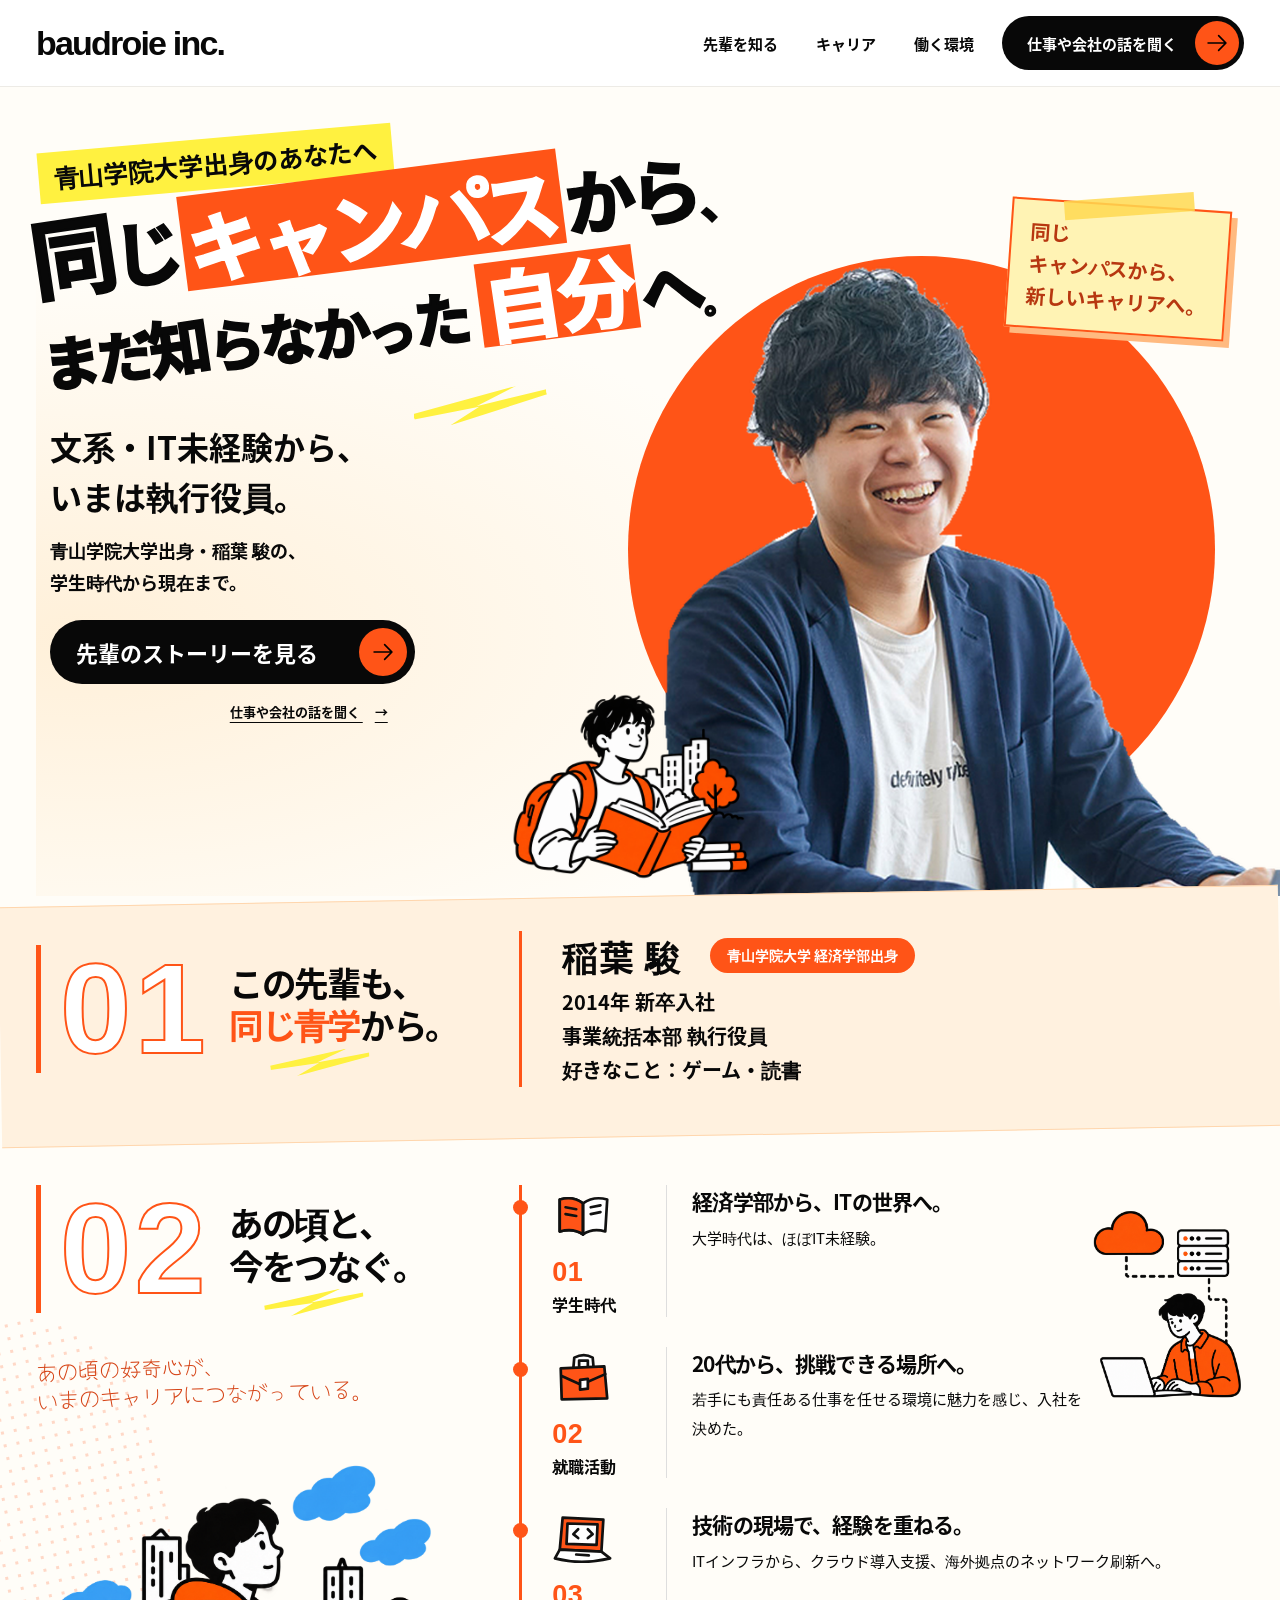
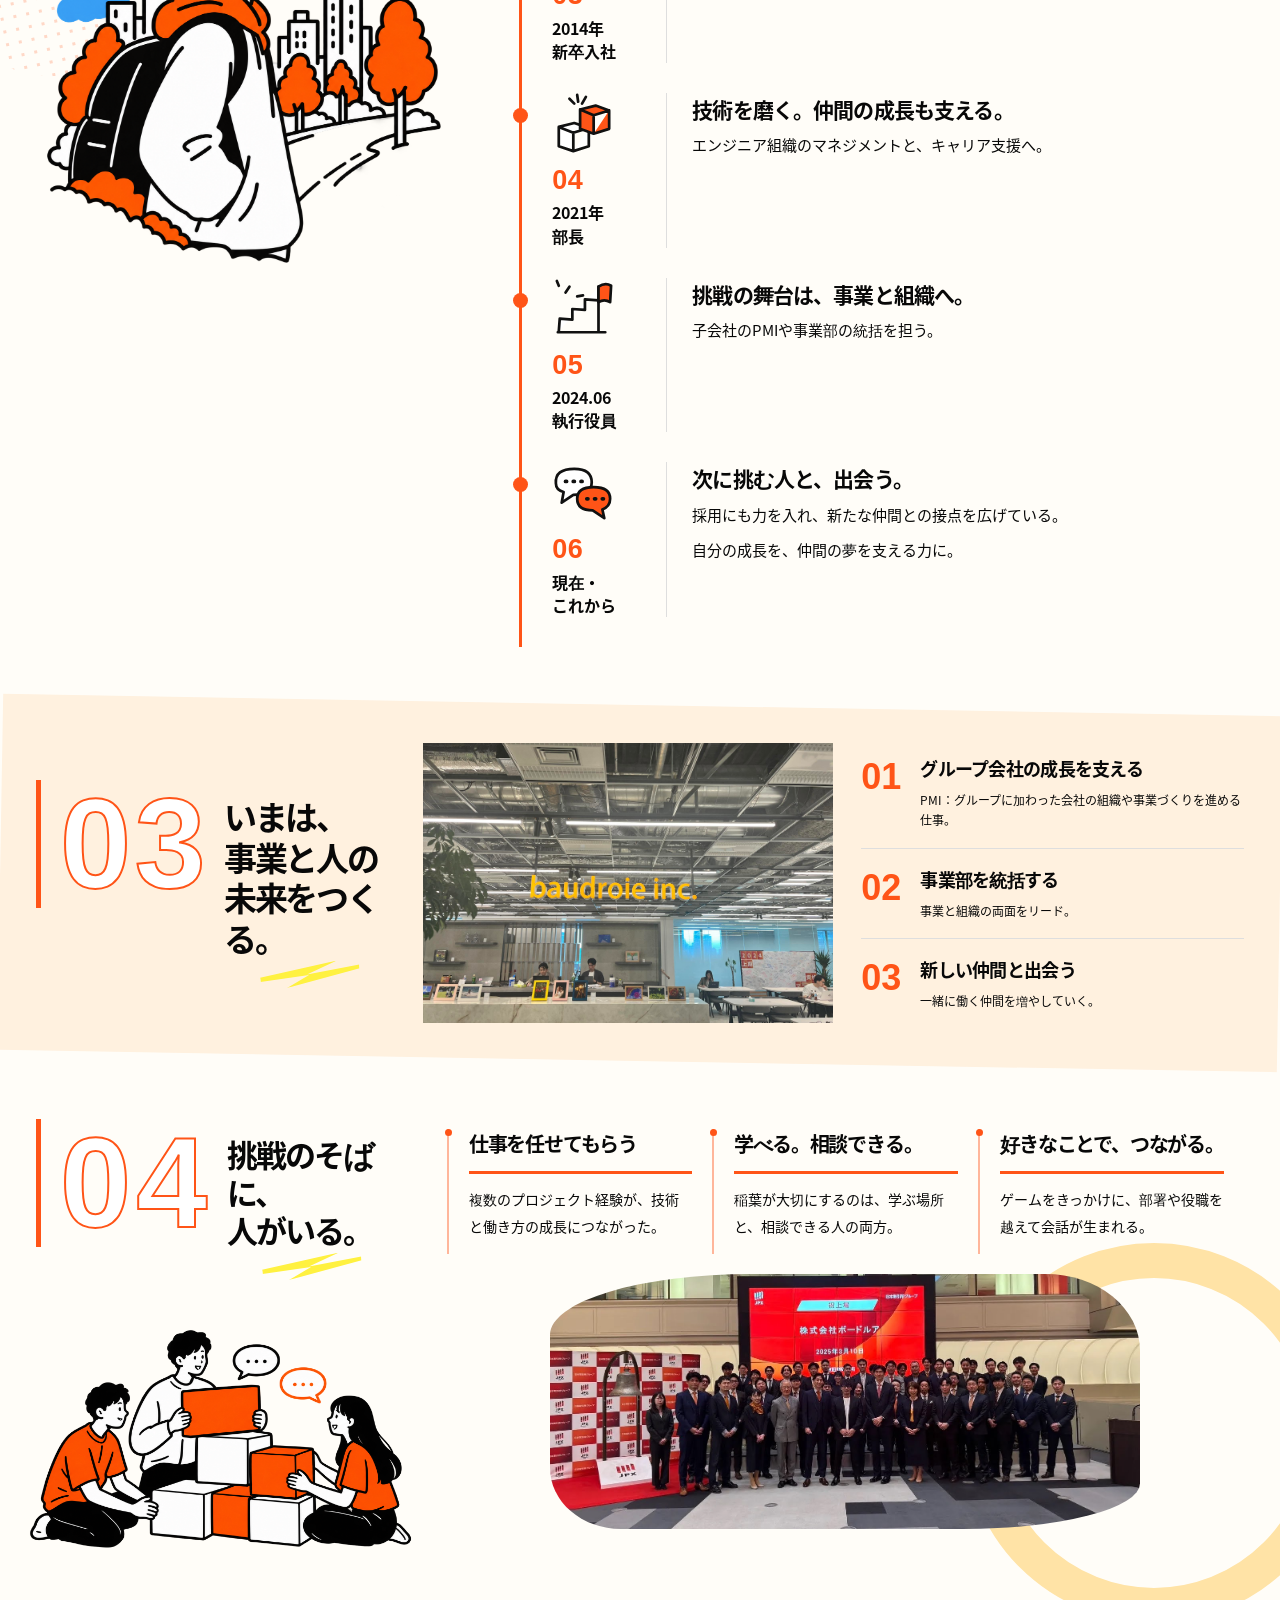
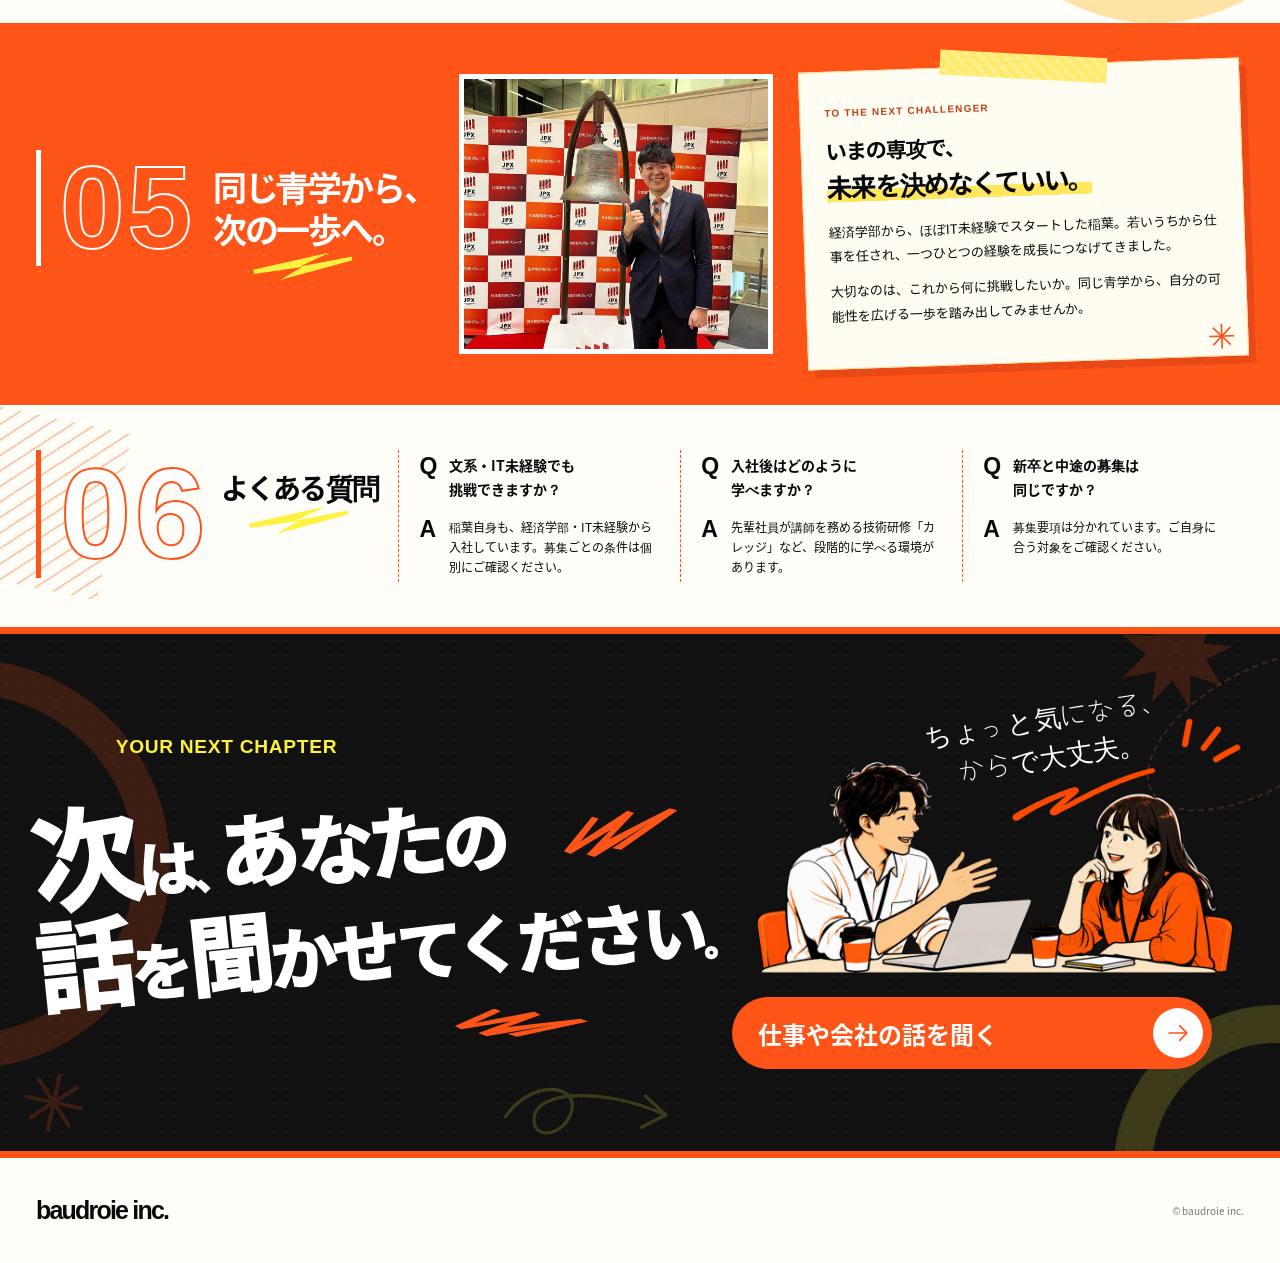
<file: index.html>
<!doctype html>
<html lang="ja">
<head>
  <meta charset="utf-8">
  <meta name="viewport" content="width=device-width, initial-scale=1">
  <meta name="description" content="青山学院大学出身・稲葉駿の、学生時代から現在まで。文系・IT未経験から、いまは執行役員。">
  <meta name="robots" content="noindex,nofollow">
  <meta name="theme-color" content="#ff5417">
  <title>同じキャンパスから、まだ知らなかった自分へ。｜baudroie inc.</title>
  <link rel="preload" href="./noto-sans-bold.woff" as="font" type="font/woff" crossorigin>
  <link rel="stylesheet" href="./style.css?v=20261023-hero-two-lines">
  <script src="./main.js?v=20261022-lmessage" defer></script>
</head>
<body>
<a class="skip-link" href="#main">本文へ進む</a>
<header class="site-header">
  <a class="brand" href="#top" aria-label="baudroie inc. ページ先頭へ">baudroie inc.</a>
  <nav class="desktop-nav" aria-label="メインナビゲーション"><a href="#profile">先輩を知る</a><a href="#career">キャリア</a><a href="#environment">働く環境</a></nav>
  <a class="pill header-cta" data-consult href="https://s.lmes.jp/landing-qr/1657893371-rRVdmjzQ?uLand=4T64ZA">仕事や会社の話を聞く<span class="arrow" aria-hidden="true"><img src="./arrow-right.svg" alt=""></span></a>
  <button class="menu-toggle" aria-expanded="false" aria-controls="mobile-menu" aria-label="メニューを開く"><img src="./menu-list.svg" alt=""></button>
  <nav id="mobile-menu" class="mobile-menu" aria-label="スマートフォンメニュー" hidden><a href="#profile">先輩を知る</a><a href="#career">キャリア</a><a href="#work">現在の仕事</a><a href="#environment">働く環境</a><a href="#faq">よくある質問</a><a data-consult href="https://s.lmes.jp/landing-qr/1657893371-rRVdmjzQ?uLand=4T64ZA">仕事や会社の話を聞く</a></nav>
</header>
<main id="main">
  <section class="hero wrap" id="top" aria-labelledby="hero-title">
    <div class="hero-heading"><p class="eyebrow">青山学院大学出身のあなたへ</p><h1 id="hero-title" class="master-hero-title" aria-label="同じキャンパスから、まだ知らなかった自分へ。"><span class="display-art" aria-hidden="true"><span class="hero-line hero-line-1"><span class="display-glyph" style="--size:1.06;--rise:0em;--tilt:-2deg">同</span><span class="display-glyph" style="--size:0.86;--rise:-0.015em;--tilt:1deg">じ</span><em class="campus-word"><span class="display-glyph" style="--size:0.94;--rise:0.015em;--tilt:-2deg">キ</span><span class="display-glyph" style="--size:0.9;--rise:0.035em;--tilt:1deg">ャ</span><span class="display-glyph" style="--size:0.94;--rise:-0.005em;--tilt:-2deg">ン</span><span class="display-glyph" style="--size:1.02;--rise:-0.015em;--tilt:1deg">パ</span><span class="display-glyph" style="--size:0.94;--rise:0.01em;--tilt:-2deg">ス</span></em><span class="display-glyph" style="--size:0.86;--rise:-0.02em;--tilt:1deg">か</span><span class="display-glyph" style="--size:0.88;--rise:-0.04em;--tilt:-2deg">ら</span><span class="display-glyph" style="--size:0.52;--rise:0.045em;--tilt:3deg">、</span></span><span class="hero-line-finish"><span class="hero-line hero-line-2"><span class="display-glyph" style="--size:0.96;--rise:0.01em;--tilt:-1deg">ま</span><span class="display-glyph" style="--size:0.92;--rise:-0.015em;--tilt:1deg">だ</span><span class="display-glyph" style="--size:1.02;--rise:-0.02em;--tilt:-2deg">知</span><span class="display-glyph" style="--size:0.93;--rise:0.01em;--tilt:2deg">ら</span><span class="display-glyph" style="--size:0.92;--rise:-0.01em;--tilt:-1deg">な</span><span class="display-glyph" style="--size:0.94;--rise:0.015em;--tilt:1deg">か</span><span class="display-glyph" style="--size:0.82;--rise:0.045em;--tilt:-2deg">っ</span><span class="display-glyph" style="--size:0.96;--rise:-0.01em;--tilt:1deg">た</span></span><span class="hero-line hero-line-3"><em class="self-word"><span class="display-glyph" style="--size:1.28;--rise:0em;--tilt:-1deg">自</span><span class="display-glyph" style="--size:1.29;--rise:-0.015em;--tilt:2deg">分</span></em><span class="display-glyph" style="--size:1.05;--rise:-0.045em;--tilt:-5deg">へ</span><span class="display-glyph" style="--size:0.48;--rise:0.045em;--tilt:0deg">。</span></span></span></span></h1></div>
    <div class="hero-photo"><div class="hero-disc" aria-hidden="true"></div><img class="portrait" src="./inaba-original-cutout-2x.png" width="1000" height="1000" alt="笑顔の稲葉駿。ボードルア公式インタビューの写真。" fetchpriority="high"><p class="hand-note">同じ<br>キャンパスから、<br>新しいキャリアへ。</p></div>
    <div class="hero-copy"><p class="hero-lead">文系・IT未経験から、<br>いまは執行役員。</p><p>青山学院大学出身・稲葉 駿の、<br>学生時代から現在まで。</p><a class="pill story-button" href="#career">先輩のストーリーを見る<span class="arrow" aria-hidden="true"><img src="./arrow-right.svg" alt=""></span></a><a class="text-button" data-consult href="https://s.lmes.jp/landing-qr/1657893371-rRVdmjzQ?uLand=4T64ZA">仕事や会社の話を聞く <span aria-hidden="true">→</span></a></div>
    <figure class="hero-illustration"><img src="./student-reading.png" alt="読書する学生のイラスト" width="1536" height="1024"></figure>
  </section>

  <section class="profile wrap section" id="profile" aria-labelledby="profile-title">
    <div class="section-heading"><span class="section-number" aria-hidden="true">01</span><h2 id="profile-title">この先輩も、<br><em>同じ青学</em>から。</h2></div>
    <div class="profile-content"><div class="profile-name"><h3>稲葉 駿</h3><span class="badge">青山学院大学 経済学部出身</span></div><p>2014年 新卒入社</p><p>事業統括本部 執行役員</p><p>好きなこと：ゲーム・読書</p></div>
  </section>

  <section class="career wrap section" id="career" aria-labelledby="career-title">
    <div class="career-intro"><div class="section-heading"><span class="section-number" aria-hidden="true">02</span><h2 id="career-title">あの頃と、<br>今をつなぐ。</h2></div><p class="side-note"><span>あの頃の好奇心が、</span><span>いまのキャリアにつながっている。</span></p><figure class="campus-illustration"><img src="./student-campus.png" alt="キャンパスを歩く学生のイラスト" width="1196" height="1315" loading="lazy"></figure></div>
    <div class="career-body"><ol class="timeline">
      <li><div class="timeline-date"><svg class="career-icon" viewBox="0 0 64 64" fill="none" stroke="#111" stroke-width="2.8" stroke-linecap="round" stroke-linejoin="round" aria-hidden="true"><path fill="#fff" d="M8 15Q22 11 32 19Q43 11 57 15L55 48Q42 44 32 51Q22 44 8 48Z"/><path fill="#ff5417" d="M8 15Q22 11 32 19V51Q22 44 8 48Z"/><path d="M32 20v31M14 23l11 2m-11 5 11 2m15-9 10-2m-10 9 10-2"/></svg><span>01</span><p>学生時代</p></div><div class="timeline-copy"><h3>経済学部から、ITの世界へ。</h3><p>大学時代は、ほぼIT未経験。</p></div></li>
      <li><div class="timeline-date"><svg class="career-icon" viewBox="0 0 64 64" fill="none" stroke="#111" stroke-width="2.8" stroke-linecap="round" stroke-linejoin="round" aria-hidden="true"><path fill="#fff" d="m22 22 1-11q10-5 19 0l1 11M28 20v-6h9v6"/><path fill="#ff5417" d="m9 22 45-2 3 33-47 1Z"/><path d="m10 30 20 9 25-11"/><path fill="#fff" d="m29 34 8-1v10l-8 1Z"/></svg><span>02</span><p>就職活動</p></div><div class="timeline-copy"><h3>20代から、挑戦できる場所へ。</h3><p>若手にも責任ある仕事を任せる環境に魅力を感じ、入社を決めた。</p></div></li>
      <li><div class="timeline-date"><svg class="career-icon" viewBox="0 0 64 64" fill="none" stroke="#111" stroke-width="2.8" stroke-linecap="round" stroke-linejoin="round" aria-hidden="true"><path fill="#ff5417" d="m11 10 42 2-2 33-43-2Z"/><path fill="#fff" d="m16 16 31 1-1 21-31-1Z"/><path fill="#fff" d="m8 43-5 9q27 7 57 0l-9-7Z"/><path d="m27 22-5 5 5 4m10-9 5 5-5 4M25 48l13 1"/></svg><span>03</span><p>2014年<br>新卒入社</p></div><div class="timeline-copy"><h3>技術の現場で、経験を重ねる。</h3><p>ITインフラから、クラウド導入支援、海外拠点のネットワーク刷新へ。</p></div></li>
      <li><div class="timeline-date"><svg class="career-icon" viewBox="0 0 64 64" fill="none" stroke="#111" stroke-width="2.8" stroke-linecap="round" stroke-linejoin="round" aria-hidden="true"><path fill="#fff" d="m7 35 16-4 15 5-16 5Z M7 35v20l15 5V41m0 19 16-5V36"/><path fill="#ff5417" d="m29 17 16-4 14 5-16 5Z M29 17v20l14 5V23m0 19 16-5V18"/><path fill="#fff" d="m26 2 1 7m-9-3 5 5m12-7-4 7"/></svg><span>04</span><p>2021年<br>部長</p></div><div class="timeline-copy"><h3>技術を磨く。仲間の成長も支える。</h3><p>エンジニア組織のマネジメントと、キャリア支援へ。</p></div></li>
      <li><div class="timeline-date"><svg class="career-icon" viewBox="0 0 64 64" fill="none" stroke="#111" stroke-width="2.8" stroke-linecap="round" stroke-linejoin="round" aria-hidden="true"><path fill="#fff" d="m7 55 1-13 13 1V32l13 1V22l14 1V9"/><path fill="#ff5417" d="M48 9q7-5 13-1l-1 17q-6-4-12 0Z"/><path d="M48 24v31M6 56h49"/><path d="m14 15 4-6m8 10 6-1M7 8l-2-5"/></svg><span>05</span><p>2024.06<br>執行役員</p></div><div class="timeline-copy"><h3>挑戦の舞台は、事業と組織へ。</h3><p>子会社のPMIや事業部の統括を担う。</p></div></li>
      <li><div class="timeline-date"><svg class="career-icon" viewBox="0 0 64 64" fill="none" stroke="#111" stroke-width="2.8" stroke-linecap="round" stroke-linejoin="round" aria-hidden="true"><path fill="#fff" d="M4 22Q3 7 23 7q18 0 18 14 0 13-19 13l-12 8 2-11Q4 29 4 22Z"/><path fill="#ff5417" d="M26 38q0-12 17-12 17 0 17 12 0 8-8 11l2 9-12-8Q26 50 26 38Z"/><path d="M14 20h1m7 0h1m7 0h1M36 38h1m7 0h1m7 0h1" stroke-width="4"/></svg><span>06</span><p>現在・<br>これから</p></div><div class="timeline-copy"><h3>次に挑む人と、出会う。</h3><p>採用にも力を入れ、新たな仲間との接点を広げている。</p><p>自分の成長を、仲間の夢を支える力に。</p></div></li>
    </ol><figure class="cloud-illustration"><img src="./cloud-engineer.png" alt="クラウドとネットワークを学ぶエンジニアのイラスト" width="1086" height="1448" loading="lazy"></figure></div>
  </section>

  <section class="work wrap section" id="work" aria-labelledby="work-title">
    <div class="section-heading"><span class="section-number" aria-hidden="true">03</span><h2 id="work-title">いまは、<br>事業と人の<br>未来をつくる。</h2></div>
    <figure class="photo-card office-photo"><img src="./office-facebook.jpg" alt="ボードルアのオフィス風景" width="2048" height="1536" loading="lazy"></figure>
    <ol class="work-list"><li><span>01</span><div><h3>グループ会社の成長を支える</h3><p>PMI：グループに加わった会社の組織や事業づくりを進める仕事。</p></div></li><li><span>02</span><div><h3>事業部を統括する</h3><p>事業と組織の両面をリード。</p></div></li><li><span>03</span><div><h3>新しい仲間と出会う</h3><p>一緒に働く仲間を増やしていく。</p></div></li></ol>
  </section>

  <section class="environment wrap section" id="environment" aria-labelledby="environment-title">
    <div class="environment-intro"><div class="section-heading"><span class="section-number" aria-hidden="true">04</span><h2 id="environment-title">挑戦のそばに、<br>人がいる。</h2></div><figure class="team-illustration"><img src="./team-blocks.png" alt="仲間と協力して積み木を積むイラスト" width="1586" height="992" loading="lazy"></figure></div>
    <div class="environment-body"><div class="environment-cards"><article><h3>仕事を<br class="mobile-break">任せてもらう</h3><p>複数のプロジェクト経験が、技術と働き方の成長につながった。</p></article><article><h3>学べる。<br class="mobile-break">相談できる。</h3><p>稲葉が大切にするのは、学ぶ場所と、相談できる人の両方。</p></article><article><h3>好きなことで、<br class="mobile-break">つながる。</h3><p>ゲームをきっかけに、部署や役職を越えて会話が生まれる。</p></article></div><figure class="photo-card game-photo"><img src="./team-jpx-202503.jpeg" alt="東京証券取引所でのボードルア上場記念集合写真" width="1477" height="1108" loading="lazy"></figure></div>
  </section>

  <section class="message section" id="message" aria-labelledby="message-title"><div class="message-inner wrap"><div class="section-heading"><span class="section-number" aria-hidden="true">05</span><h2 id="message-title">同じ青学から、<br>次の一歩へ。</h2></div><figure class="photo-card message-photo"><img src="./inaba-facebook-jpx-202503.jpg" alt="東京証券取引所で鐘の前に立つ稲葉駿" width="2048" height="2048" loading="lazy"></figure><div class="message-copy"><div class="message-panel"><span class="message-kicker">TO THE NEXT CHALLENGER</span><h3>いまの専攻で、<br><span>未来を決めなくていい。</span></h3><p>経済学部から、ほぼIT未経験でスタートした稲葉。若いうちから仕事を任され、一つひとつの経験を成長につなげてきました。</p><p>大切なのは、これから何に挑戦したいか。同じ青学から、自分の可能性を広げる一歩を踏み出してみませんか。</p></div></div></div></section>

  <section class="faq wrap section" id="faq" aria-labelledby="faq-title"><div class="section-heading"><span class="section-number" aria-hidden="true">06</span><h2 id="faq-title">よくある質問</h2></div><div class="faq-list"><article><h3><span class="qa-label">Q</span>文系・IT未経験でも<br>挑戦できますか？</h3><p><span class="qa-label answer">A</span>稲葉自身も、経済学部・IT未経験から入社しています。募集ごとの条件は個別にご確認ください。</p></article><article><h3><span class="qa-label">Q</span>入社後はどのように<br>学べますか？</h3><p><span class="qa-label answer">A</span>先輩社員が講師を務める技術研修「カレッジ」など、段階的に学べる環境があります。</p></article><article><h3><span class="qa-label">Q</span>新卒と中途の募集は<br>同じですか？</h3><p><span class="qa-label answer">A</span>募集要項は分かれています。ご自身に合う対象をご確認ください。</p></article></div></section>

  <section class="next-section" aria-labelledby="next-title"><div class="cta-sun" aria-hidden="true"></div><div class="cta-orbit" aria-hidden="true"></div><svg class="cta-doodle" viewBox="0 0 220 100" fill="none" aria-hidden="true"><path d="M8 58C40 12 96 18 89 50S39 89 43 58s84-36 158-3m-22-22 25 23-30 15" stroke="#fff140" stroke-width="4" stroke-linecap="round" stroke-linejoin="round"/></svg><div class="cta-spark" aria-hidden="true">✳</div><div class="next-inner wrap"><div class="next-heading"><p class="cta-eyebrow">YOUR NEXT CHAPTER</p><h2 id="next-title" class="master-cta-title" aria-label="次は、あなたの話を聞かせてください。"><span class="display-art" aria-hidden="true"><span class="cta-title-line cta-title-line-1"><span class="display-glyph" style="--size:1.46;--rise:0.035em;--tilt:-6deg">次</span><span class="display-glyph" style="--size:0.78;--rise:0.02em;--tilt:1deg">は</span><span class="display-glyph" style="--size:0.48;--rise:0.055em;--tilt:0deg">、</span><span class="display-glyph" style="--size:1.08;--rise:-0.025em;--tilt:-2deg">あ</span><span class="display-glyph" style="--size:1.01;--rise:0.005em;--tilt:1deg">な</span><span class="display-glyph" style="--size:1.04;--rise:-0.02em;--tilt:-2deg">た</span><span class="display-glyph" style="--size:0.88;--rise:-0.015em;--tilt:2deg">の</span></span><span class="cta-title-line cta-title-line-2"><span class="display-glyph" style="--size:1.31;--rise:0.035em;--tilt:-2deg">話</span><span class="display-glyph" style="--size:0.8;--rise:0.025em;--tilt:2deg">を</span><span class="display-glyph" style="--size:1.14;--rise:-0.01em;--tilt:-2deg">聞</span><span class="display-glyph" style="--size:0.88;--rise:0.015em;--tilt:1deg">か</span><span class="display-glyph" style="--size:0.89;--rise:-0.015em;--tilt:-1deg">せ</span><span class="display-glyph" style="--size:0.86;--rise:0.005em;--tilt:2deg">て</span><span class="display-glyph" style="--size:0.83;--rise:-0.02em;--tilt:-2deg">く</span><span class="display-glyph" style="--size:0.88;--rise:0.015em;--tilt:1deg">だ</span><span class="display-glyph" style="--size:0.87;--rise:-0.01em;--tilt:-1deg">さ</span><span class="display-glyph" style="--size:0.85;--rise:0.005em;--tilt:2deg">い</span><span class="display-glyph" style="--size:0.45;--rise:0.045em;--tilt:0deg">。</span></span></span></h2><span class="cta-mark cta-mark-top" aria-hidden="true"></span><span class="cta-mark cta-mark-bottom" aria-hidden="true"></span></div><div class="next-actions"><div class="cta-conversation"><p class="cta-conversation-note">ちょっと気になる、<br>からで大丈夫。</p><img class="cta-conversation-art" src="./cta-conversation.png" alt="" width="1100" height="500" loading="lazy" decoding="async"></div><a class="pill orange-pill" data-consult href="https://s.lmes.jp/landing-qr/1657893371-rRVdmjzQ?uLand=4T64ZA">仕事や会社の話を聞く<span class="arrow" aria-hidden="true"><img src="./arrow-right.svg" alt=""></span></a></div></div></section>
</main>
<footer class="site-footer wrap"><a class="brand" href="#top">baudroie inc.</a><small>© baudroie inc.</small></footer>
</body>
</html>
</file>
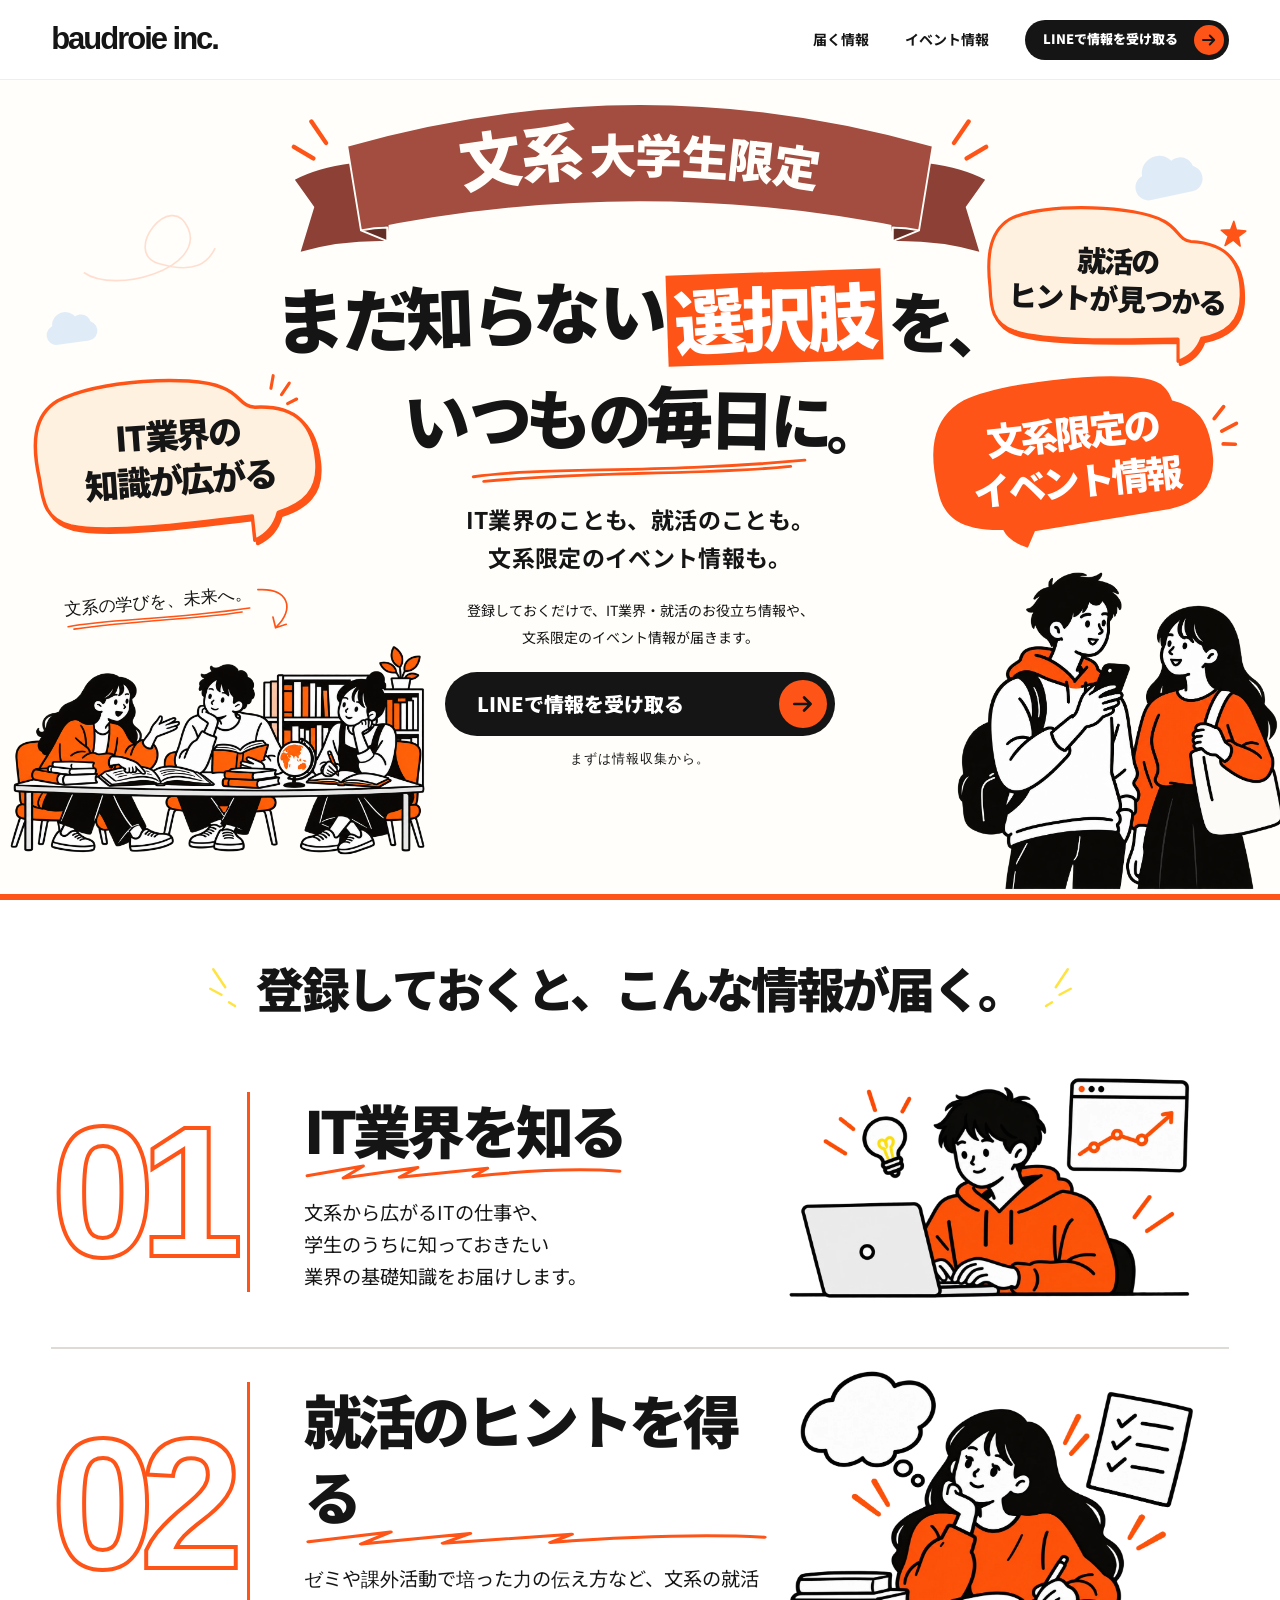
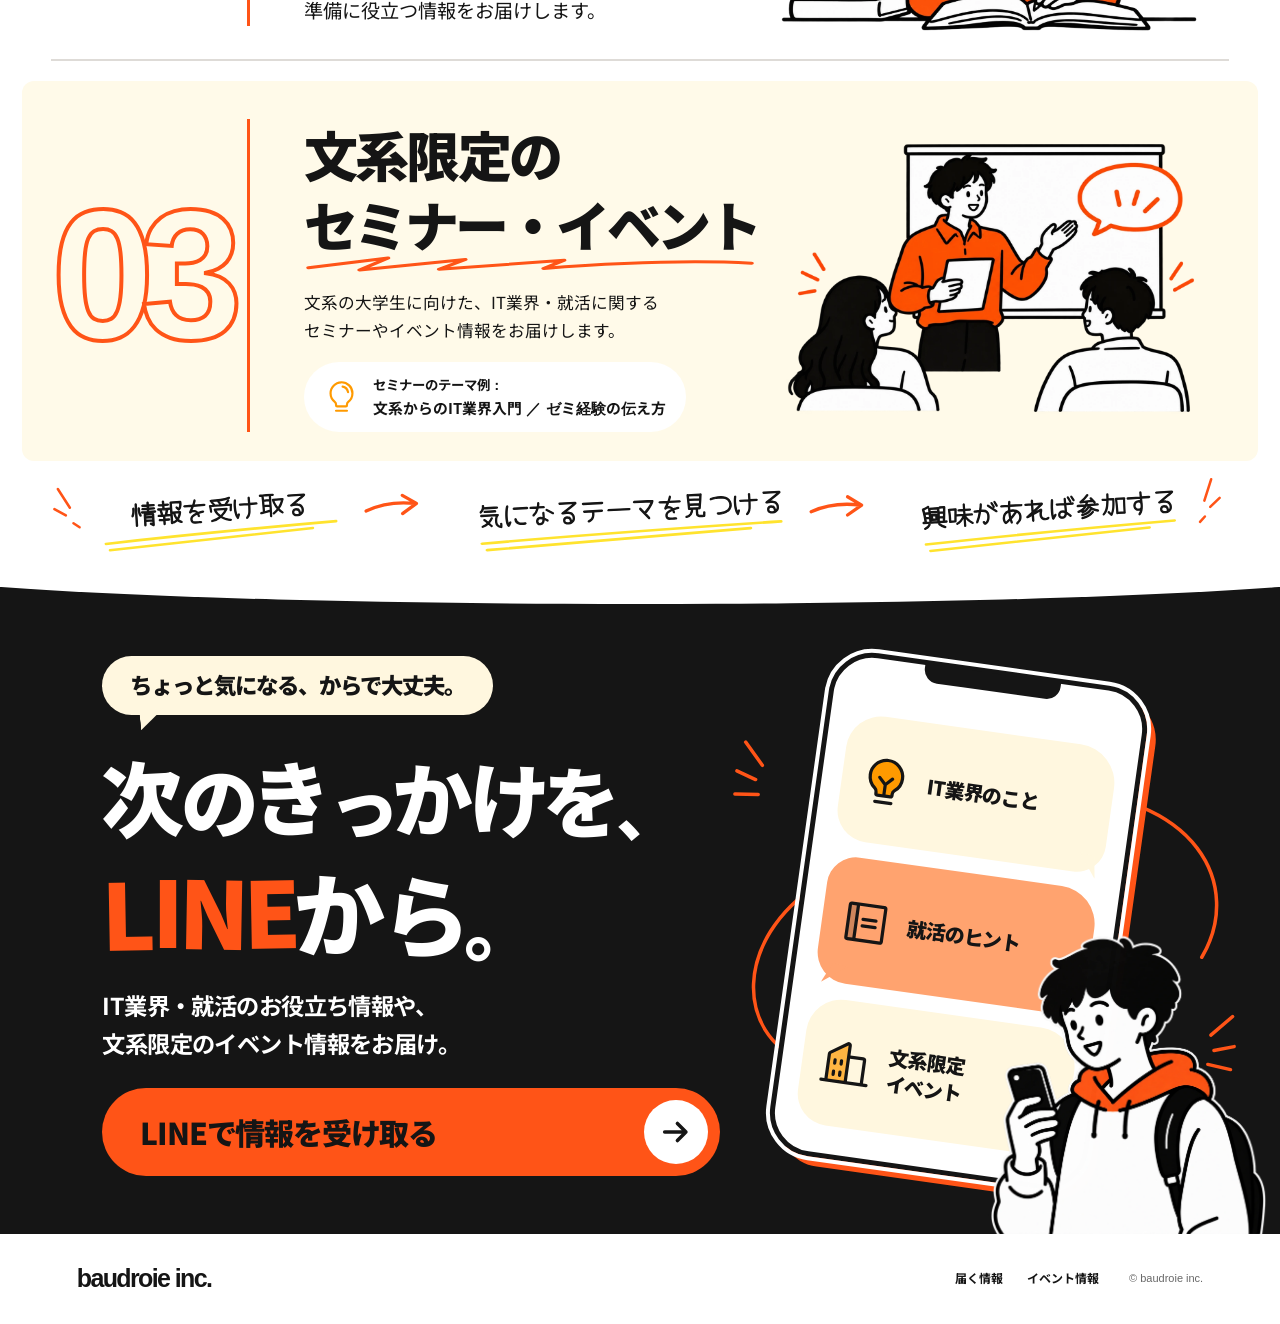
<file: bunkei/index.html>
<!doctype html>
<html lang="ja"><head>
<meta charset="UTF-8"><meta name="viewport" content="width=device-width, initial-scale=1"><meta name="theme-color" content="#ff5417">
<title>文系大学生限定｜IT・就活・イベント情報をLINEで｜baudroie inc.</title>
<meta name="description" content="文系大学生限定。登録しておくだけで、IT業界・就活のお役立ち情報や、文系限定のセミナー・イベント情報がLINEに届きます。">
<meta property="og:title" content="文系大学生限定｜IT・就活・イベント情報をLINEで"><meta property="og:description" content="文系大学生限定。IT・就活・セミナー情報をLINEで。"><meta property="og:type" content="website"><meta property="og:url" content="https://baudroie.github.io/alumni-campus-pop-preview/bunkei/"><meta property="og:image" content="https://baudroie.github.io/alumni-campus-pop-preview/bunkei/field-study.png"><meta name="twitter:card" content="summary_large_image"><link rel="canonical" href="https://baudroie.github.io/alumni-campus-pop-preview/bunkei/"><link rel="icon" href="../field-assets/favicon.png"><link rel="preload" href="../field-assets/noto-sans-display.woff2" as="font" type="font/woff2" crossorigin><link rel="stylesheet" href="../field-assets/styles.css"><link rel="stylesheet" href="../field-assets/cta.css">
<link rel="stylesheet" href="../field-assets/university-fonts.css"><link rel="stylesheet" href="../field-assets/university.css"><link rel="stylesheet" href="../field-assets/field.css"></head>
<body class="field-humanities">
<a class="skip-link" href="#main">本文へ移動</a>
<header class="site-header">
  <a class="brand" href="#top" aria-label="baudroie inc. ページ先頭へ">baudroie inc.</a>
  <nav class="desktop-nav" aria-label="メインナビゲーション"><a href="#information">届く情報</a><a href="#events">イベント情報</a><a class="line-button small" href="https://s.lmes.jp/landing-qr/1657893371-rRVdmjzQ?uLand=SIAJCy" target="_blank" rel="noopener noreferrer"><span>LINEで情報を受け取る</span><span class="arrow-circle" aria-hidden="true"><svg viewBox="0 0 24 24"><path d="M4 12h15m-6-6 6 6-6 6"/></svg></span></a></nav>
  <button class="menu-button" type="button" aria-controls="mobile-nav" aria-expanded="false" aria-label="メニューを開く"><span></span><span></span><span></span></button>
  <nav id="mobile-nav" class="mobile-nav" aria-label="スマートフォンナビゲーション" hidden><a href="#information">届く情報</a><a href="#events">イベント情報</a><a href="#register">LINEで情報を受け取る</a></nav>
</header>
<main id="main">
<section class="hero" id="top" aria-labelledby="hero-title">
  <div class="hero-title-block">
    <p class="audience audience-ribbon audience-ribbon-curved">
      <svg class="audience-ribbon-art" viewBox="0 0 720 158" aria-hidden="true" focusable="false">
        <defs><path id="bunkei-ribbon-baseline" d="M59 114Q360 28 661 114"/></defs>
        <path class="ribbon-tail" d="M64 61Q27 66 5 78L25 106 11 152Q52 140 100 141L105 83ZM656 61Q693 66 715 78L695 106 709 152Q668 140 620 141L615 83Z"/>
        <path class="ribbon-fold" d="m73 130 27 11-4-28Zm574 0-27 11 4-28Z"/>
        <path class="ribbon-face" d="M59 44Q360-42 661 44L647 130Q360 70 73 130Z"/>
        <path class="ribbon-seam" d="m59 44 14 86q14-3 27-3v14l-27-11m588-86-14 86q-14-3-27-3v14l27-11"/>
        <path class="ribbon-rays" d="m22 18 15 22M4 44l20 12m674-38-15 22m33 4-20 12"/>
        <text class="ribbon-curved-copy"><textPath href="#bunkei-ribbon-baseline" startOffset="50%" text-anchor="middle"><tspan class="ribbon-curved-university">文系</tspan><tspan class="ribbon-curved-eligibility" dx="6">大学生限定</tspan></textPath></text>
      </svg>
      <span class="ribbon-accessible-copy">文系大学生限定</span>
    </p>
    <h1 id="hero-title" aria-label="まだ知らない選択肢を、いつもの毎日に。"><span aria-hidden="true"><span class="hero-first"><span><span class="display-glyph" style="--s:1.04;--y:0.025em;--r:-3deg">ま</span><span class="display-glyph" style="--s:1;--y:0.005em;--r:1deg">だ</span><span class="display-glyph" style="--s:0.99;--y:-0.035em;--r:-2deg">知</span><span class="display-glyph" style="--s:0.98;--y:-0.06em;--r:1deg">ら</span><span class="display-glyph" style="--s:0.98;--y:-0.1em;--r:-2deg">な</span><span class="display-glyph" style="--s:0.99;--y:-0.12em;--r:2deg">い</span></span><span><em><span class="display-glyph" style="--s:1.03;--y:0.01em;--r:-2deg">選</span><span class="display-glyph" style="--s:1.01;--y:-0.015em;--r:1deg">択</span><span class="display-glyph" style="--s:1.04;--y:0.005em;--r:-1deg">肢</span></em><span class="display-glyph" style="--s:0.96;--y:0.025em;--r:3deg">を</span><span class="display-glyph" style="--s:0.88;--y:0.1em;--r:-4deg">、</span></span></span><span class="hero-last"><span class="display-glyph" style="--s:1.02;--y:0.025em;--r:-4deg">い</span><span class="display-glyph" style="--s:0.98;--y:-0.015em;--r:2deg">つ</span><span class="display-glyph" style="--s:1.02;--y:0.01em;--r:-1deg">も</span><span class="display-glyph" style="--s:0.98;--y:0.015em;--r:1deg">の</span><span class="display-glyph" style="--s:1.04;--y:-0.025em;--r:-2deg">毎</span><span class="display-glyph" style="--s:1.01;--y:0.015em;--r:1deg">日</span><span class="display-glyph" style="--s:0.97;--y:0.02em;--r:2deg">に</span><span class="display-glyph" style="--s:0.8;--y:0.1em;--r:-2deg">。</span></span></span></h1>
    <div class="hero-underline" data-motion="draw"><svg class="hand-line " viewBox="0 0 400 24" preserveAspectRatio="none" aria-hidden="true"><path d="M4 14C90 3 214 19 394 7M16 21C154 12 285 23 377 15"/></svg></div>
    <p class="hero-lead">IT業界のことも、就活のことも。<br>文系限定のイベント情報も。</p>
  </div>
  <div class="hero-topics" aria-label="LINEで届く３つの情報">
    <p class="topic note-it"><svg class="bubble-shape" viewBox="0 0 340 204" preserveAspectRatio="none" aria-hidden="true"><path class="bubble-offset" d="M36 20C84 0 189 0 225 18C245 27 245 42 261 43C309 44 326 68 327 109C328 144 308 158 279 165C273 183 261 191 250 195L249 167C175 171 80 176 41 164C14 155 11 137 9 109C3 69 6 35 36 20Z" transform="translate(3 4)"/><path class="bubble-face" d="M36 20C84 0 189 0 225 18C245 27 245 42 261 43C309 44 326 68 327 109C328 144 308 158 279 165C273 183 261 191 250 195L249 167C175 171 80 176 41 164C14 155 11 137 9 109C3 69 6 35 36 20Z"/></svg><span class="bubble-copy">IT業界の<br><strong>知識が広がる</strong></span><svg class="bubble-rays" viewBox="0 0 45 55" aria-hidden="true"><path d="m9 19 4-16m9 25 11-14m-4 26 12-5"/></svg></p>
    <p class="topic note-career"><svg class="bubble-shape" viewBox="0 0 340 204" preserveAspectRatio="none" aria-hidden="true"><path class="bubble-offset" d="M36 20C84 0 189 0 225 18C245 27 245 42 261 43C309 44 326 68 327 109C328 144 308 158 279 165C273 183 261 191 250 195L249 167C175 171 80 176 41 164C14 155 11 137 9 109C3 69 6 35 36 20Z" transform="translate(3 4)"/><path class="bubble-face" d="M36 20C84 0 189 0 225 18C245 27 245 42 261 43C309 44 326 68 327 109C328 144 308 158 279 165C273 183 261 191 250 195L249 167C175 171 80 176 41 164C14 155 11 137 9 109C3 69 6 35 36 20Z"/></svg><span class="bubble-copy">就活の<br><strong>ヒントが見つかる</strong></span><svg class="bubble-star" viewBox="0 0 40 40" aria-hidden="true"><path d="m20 3 4 12 13 1-10 8 3 13-10-8-11 8 4-13-10-8 13-1Z"/></svg></p>
    <p class="topic note-event"><svg class="bubble-shape" viewBox="0 0 340 204" preserveAspectRatio="none" aria-hidden="true"><path class="bubble-face" d="M50 17C95 1 210 1 260 14C279 19 285 29 288 42C314 51 329 67 328 113C326 148 304 161 273 165L115 174L105 192Q85 183 80 169C30 165 12 147 10 115C5 76 8 35 50 17Z"/></svg><span class="bubble-copy">文系限定の<br><strong>イベント情報</strong></span><svg class="bubble-rays" viewBox="0 0 45 55" aria-hidden="true"><path d="m9 19 4-16m9 25 11-14m-4 26 12-5"/></svg></p>
  </div>
  <div class="hero-art">
    <figure class="campus-art"><figcaption>文系の学びを、未来へ。<svg class="hand-line " viewBox="0 0 400 24" preserveAspectRatio="none" aria-hidden="true"><path d="M4 14C90 3 214 19 394 7M16 21C154 12 285 23 377 15"/></svg><svg class="caption-arrow" viewBox="0 0 50 55" aria-hidden="true"><path d="M6 3c37 1 42 27 18 46m-3-12 2 13 13-3"/></svg></figcaption><img src="./field-study.png" alt="本や地球儀を囲み、読書やゼミのディスカッションに取り組む文系の大学生たち" width="1536" height="1024" fetchpriority="high"></figure>
    <figure class="students-art"><img src="../field-assets/students-phone.webp" alt="スマートフォンで情報を見る学生たち" width="1137" height="1383" fetchpriority="high"></figure>
  </div>
  <div class="hero-register"><p class="register-description">登録しておくだけで、<span>IT業界・就活のお役立ち情報や、</span><br class="desktop-break">文系限定のイベント情報が届きます。</p><a class="line-button " href="https://s.lmes.jp/landing-qr/1657893371-rRVdmjzQ?uLand=SIAJCy" target="_blank" rel="noopener noreferrer"><span>LINEで情報を受け取る</span><span class="arrow-circle" aria-hidden="true"><svg viewBox="0 0 24 24"><path d="M4 12h15m-6-6 6 6-6 6"/></svg></span></a><p class="register-hint">まずは情報収集から。</p></div>
  <span class="cloud cloud-top" aria-hidden="true" data-motion="float"></span><span class="cloud cloud-low" aria-hidden="true"></span>
  <svg class="orbit" viewBox="0 0 160 100" aria-hidden="true" data-motion="float"><path d="M7 75c35 25 135-5 116-49S49 53 90 65s55-1 63-17"/></svg>
</section>
<section class="information wrap" id="information" aria-labelledby="information-title">
  <h2 class="section-heading" id="information-title"><svg class="accent-rays" viewBox="0 0 44 58" aria-hidden="true"><path d="m7 4 16 24M3 30l15 8m10 10 8 5"/></svg><span>登録しておくと、</span><span>こんな情報が届く。</span><svg class="accent-rays" viewBox="0 0 44 58" aria-hidden="true"><path d="m7 4 16 24M3 30l15 8m10 10 8 5"/></svg></h2>
  <article class="info-row" aria-labelledby="it-title"><span class="number" aria-hidden="true">01</span><div class="info-copy"><h3 id="it-title">IT業界を知る<svg class="hand-line " viewBox="0 0 400 24" preserveAspectRatio="none" aria-hidden="true"><path d="M4 17 74 4 49 20 142 6 119 19 229 7 211 18Q321 5 394 11"/></svg></h3><p>文系から広がるITの仕事や、<br>学生のうちに知っておきたい<br>業界の基礎知識をお届けします。</p></div><img class="info-illustration" src="../field-assets/info-it.webp" alt="パソコンでIT業界について調べる学生" width="1400" height="962" loading="lazy" decoding="async"></article>
  <article class="info-row" aria-labelledby="career-title"><span class="number" aria-hidden="true">02</span><div class="info-copy"><h3 id="career-title">就活のヒントを得る<svg class="hand-line " viewBox="0 0 400 24" preserveAspectRatio="none" aria-hidden="true"><path d="M4 17 74 4 49 20 142 6 119 19 229 7 211 18Q321 5 394 11"/></svg></h3><p>ゼミや課外活動で培った力の伝え方など、文系の就活準備に役立つ情報をお届けします。</p></div><img class="info-illustration" src="../field-assets/info-career.webp" alt="ノートを開いて就活の準備をする学生" width="1400" height="963" loading="lazy" decoding="async"></article>
  <article class="info-row event-row" id="events" aria-labelledby="events-title"><span class="number" aria-hidden="true">03</span><div class="info-copy"><h3 id="events-title"><span class="event-kicker">文系限定の</span><span class="event-name">セミナー・イベント</span><svg class="hand-line " viewBox="0 0 400 24" preserveAspectRatio="none" aria-hidden="true"><path d="M4 17 74 4 49 20 142 6 119 19 229 7 211 18Q321 5 394 11"/></svg></h3><p>文系の大学生に向けた、IT業界・就活に関する<br class="desktop-break">セミナーやイベント情報をお届けします。</p><div class="theme-examples"><img src="../field-assets/lightbulb.svg" alt="" width="24" height="24"><p><span>セミナーのテーマ例：</span><span class="theme-titles">文系からのIT業界入門<span class="theme-divider">／</span><wbr>ゼミ経験の伝え方</span></p></div></div><img class="info-illustration" src="../field-assets/info-events.webp" alt="セミナーで話を聞く学生たち" width="1400" height="962" loading="lazy" decoding="async"></article>
</section>
<ol class="steps wrap" aria-label="登録からイベント参加まで"><li><span class="step-label">情報を受け取る</span><svg class="step-underline" viewBox="0 0 320 23" preserveAspectRatio="none" aria-hidden="true"><path d="M3 12Q140 6 316 3M8 21 284 10"/></svg><svg class="step-arrow" viewBox="0 0 70 34" aria-hidden="true"><path d="M4 23Q31 11 63 15m-15-10 17 10-17 12"/></svg><svg class="accent-rays" viewBox="0 0 44 58" aria-hidden="true"><path d="m7 4 16 24M3 30l15 8m10 10 8 5"/></svg></li><li><span class="step-label">気になるテーマを見つける</span><svg class="step-underline" viewBox="0 0 320 23" preserveAspectRatio="none" aria-hidden="true"><path d="M3 12Q140 6 316 3M8 21 284 10"/></svg><svg class="step-arrow" viewBox="0 0 70 34" aria-hidden="true"><path d="M4 23Q31 11 63 15m-15-10 17 10-17 12"/></svg></li><li><span class="step-label">興味があれば参加する</span><svg class="step-underline" viewBox="0 0 320 23" preserveAspectRatio="none" aria-hidden="true"><path d="M3 12Q140 6 316 3M8 21 284 10"/></svg><svg class="accent-rays" viewBox="0 0 44 58" aria-hidden="true"><path d="m7 4 16 24M3 30l15 8m10 10 8 5"/></svg></li></ol>
<section class="closing" id="register" aria-labelledby="closing-title">
  <div class="closing-inner wrap">
    <div class="closing-copy">
      <p class="closing-note">ちょっと気になる、<span>からで大丈夫。</span></p>
      <h2 id="closing-title" aria-label="次のきっかけを、LINEから。"><span aria-hidden="true"><span class="closing-title-first"><span class="display-glyph" style="--s:1.04;--y:0.01em;--r:-3deg">次</span><span class="display-glyph" style="--s:0.98;--y:0.025em;--r:2deg">の</span><span class="display-glyph" style="--s:1.02;--y:-0.01em;--r:-2deg">き</span><span class="display-glyph" style="--s:0.9;--y:0.05em;--r:1deg">っ</span><span class="display-glyph" style="--s:1.01;--y:0.005em;--r:-1deg">か</span><span class="display-glyph" style="--s:1.02;--y:0.02em;--r:2deg">け</span><span class="display-glyph" style="--s:0.98;--y:0.025em;--r:-1deg">を</span><span class="display-glyph" style="--s:0.8;--y:0.1em;--r:1deg">、</span></span><span class="closing-title-last"><em><span class="display-glyph" style="--s:1;--y:0.015em;--r:-1deg">L</span><span class="display-glyph" style="--s:1;--y:-0.01em;--r:0deg">I</span><span class="display-glyph" style="--s:1.02;--y:0.01em;--r:1deg">N</span><span class="display-glyph" style="--s:1;--y:-0.01em;--r:-1deg">E</span></em><span class="display-glyph" style="--s:1;--y:0.01em;--r:-2deg">か</span><span class="display-glyph" style="--s:0.98;--y:0.02em;--r:1deg">ら</span><span class="display-glyph" style="--s:0.8;--y:0.09em;--r:1deg">。</span></span></span></h2>
      <p class="closing-description">IT業界・就活のお役立ち情報や、<br class="closing-break">文系限定のイベント情報をお届け。</p>
      <div class="closing-action"><a class="line-button orange" href="https://s.lmes.jp/landing-qr/1657893371-rRVdmjzQ?uLand=SIAJCy" target="_blank" rel="noopener noreferrer"><span>LINEで情報を受け取る</span><span class="arrow-circle" aria-hidden="true"><svg viewBox="0 0 24 24"><path d="M4 12h15m-6-6 6 6-6 6"/></svg></span></a></div>
    </div>
    <div class="delivery-visual" role="img" aria-label="IT業界、就活、文系限定イベントの情報がスマートフォンに届くイメージ">
      <div class="delivery-art" aria-hidden="true">
        <svg class="delivery-orbit" viewBox="0 0 560 530"><path d="M90 196C-8 260-2 367 72 396M347 89C522 92 571 200 524 279"/></svg>
        <div class="delivery-phone">
          <span class="delivery-notch"></span>
          <div class="delivery-message message-it"><svg class="delivery-icon" aria-hidden="true" xmlns="http://www.w3.org/2000/svg" viewBox="0 0 256 256" fill="currentColor"><path d="M208,104a79.86,79.86,0,0,1-30.59,62.92A24.29,24.29,0,0,0,168,186v6a8,8,0,0,1-8,8H96a8,8,0,0,1-8-8v-6a24.11,24.11,0,0,0-9.3-19A79.87,79.87,0,0,1,48,104.45C47.76,61.09,82.72,25,126.07,24A80,80,0,0,1,208,104Z" opacity="0.2"/><path d="M176,232a8,8,0,0,1-8,8H88a8,8,0,0,1,0-16h80A8,8,0,0,1,176,232Zm40-128a87.55,87.55,0,0,1-33.64,69.21A16.24,16.24,0,0,0,176,186v6a16,16,0,0,1-16,16H96a16,16,0,0,1-16-16v-6a16,16,0,0,0-6.23-12.66A87.59,87.59,0,0,1,40,104.5C39.74,56.83,78.26,17.15,125.88,16A88,88,0,0,1,216,104Zm-16,0a72,72,0,0,0-73.74-72c-39,.92-70.47,33.39-70.26,72.39a71.64,71.64,0,0,0,27.64,56.3h0A32,32,0,0,1,96,186v6h24V147.31L90.34,117.66a8,8,0,0,1,11.32-11.32L128,132.69l26.34-26.35a8,8,0,0,1,11.32,11.32L136,147.31V192h24v-6a32.12,32.12,0,0,1,12.47-25.35A71.65,71.65,0,0,0,200,104Z"/></svg><span>IT業界のこと</span></div>
          <div class="delivery-message message-career"><svg class="delivery-icon" aria-hidden="true" xmlns="http://www.w3.org/2000/svg" viewBox="0 0 256 256" fill="currentColor"><path d="M80,40V216H48a8,8,0,0,1-8-8V48a8,8,0,0,1,8-8Z" opacity="0.2"/><path d="M184,112a8,8,0,0,1-8,8H112a8,8,0,0,1,0-16h64A8,8,0,0,1,184,112Zm-8,24H112a8,8,0,0,0,0,16h64a8,8,0,0,0,0-16Zm48-88V208a16,16,0,0,1-16,16H48a16,16,0,0,1-16-16V48A16,16,0,0,1,48,32H208A16,16,0,0,1,224,48ZM48,208H72V48H48Zm160,0V48H88V208H208Z"/></svg><span>就活のヒント</span></div>
          <div class="delivery-message message-events"><svg class="delivery-icon" aria-hidden="true" xmlns="http://www.w3.org/2000/svg" viewBox="0 0 256 256" fill="currentColor"><path d="M136,32V216H40V85.35a8,8,0,0,1,3.56-6.66l80-53.33A8,8,0,0,1,136,32Z" opacity="0.2"/><path d="M240,208H224V96a16,16,0,0,0-16-16H144V32a16,16,0,0,0-24.88-13.32L39.12,72A16,16,0,0,0,32,85.34V208H16a8,8,0,0,0,0,16H240a8,8,0,0,0,0-16ZM208,96V208H144V96ZM48,85.34,128,32V208H48ZM112,112v16a8,8,0,0,1-16,0V112a8,8,0,1,1,16,0Zm-32,0v16a8,8,0,0,1-16,0V112a8,8,0,1,1,16,0Zm0,56v16a8,8,0,0,1-16,0V168a8,8,0,0,1,16,0Zm32,0v16a8,8,0,0,1-16,0V168a8,8,0,0,1,16,0Z"/></svg><span>文系限定<br>イベント</span></div>
        </div>
        <svg class="delivery-rays rays-left" viewBox="0 0 58 78"><path d="m12 5 24 28M4 43l25 9M4 73l30-2"/></svg>
        <svg class="delivery-rays rays-right" viewBox="0 0 58 78"><path d="m12 5 24 28M4 43l25 9M4 73l30-2"/></svg>
        <div class="cta-student-motion" data-motion="rise"><img class="cta-student" src="../field-assets/cta-student.webp" alt="" width="1145" height="1374" loading="lazy" decoding="async"></div>
      </div>
    </div>
  </div>
</section>
</main>
<footer class="site-footer wrap"><a class="brand" href="#top" aria-label="baudroie inc. ページ先頭へ">baudroie inc.</a><nav aria-label="フッターナビゲーション"><a href="#information">届く情報</a><a href="#events">イベント情報</a></nav><small>© baudroie inc.</small></footer>
<script type="module" src="../field-assets/main.js"></script>
</body></html>
</file>
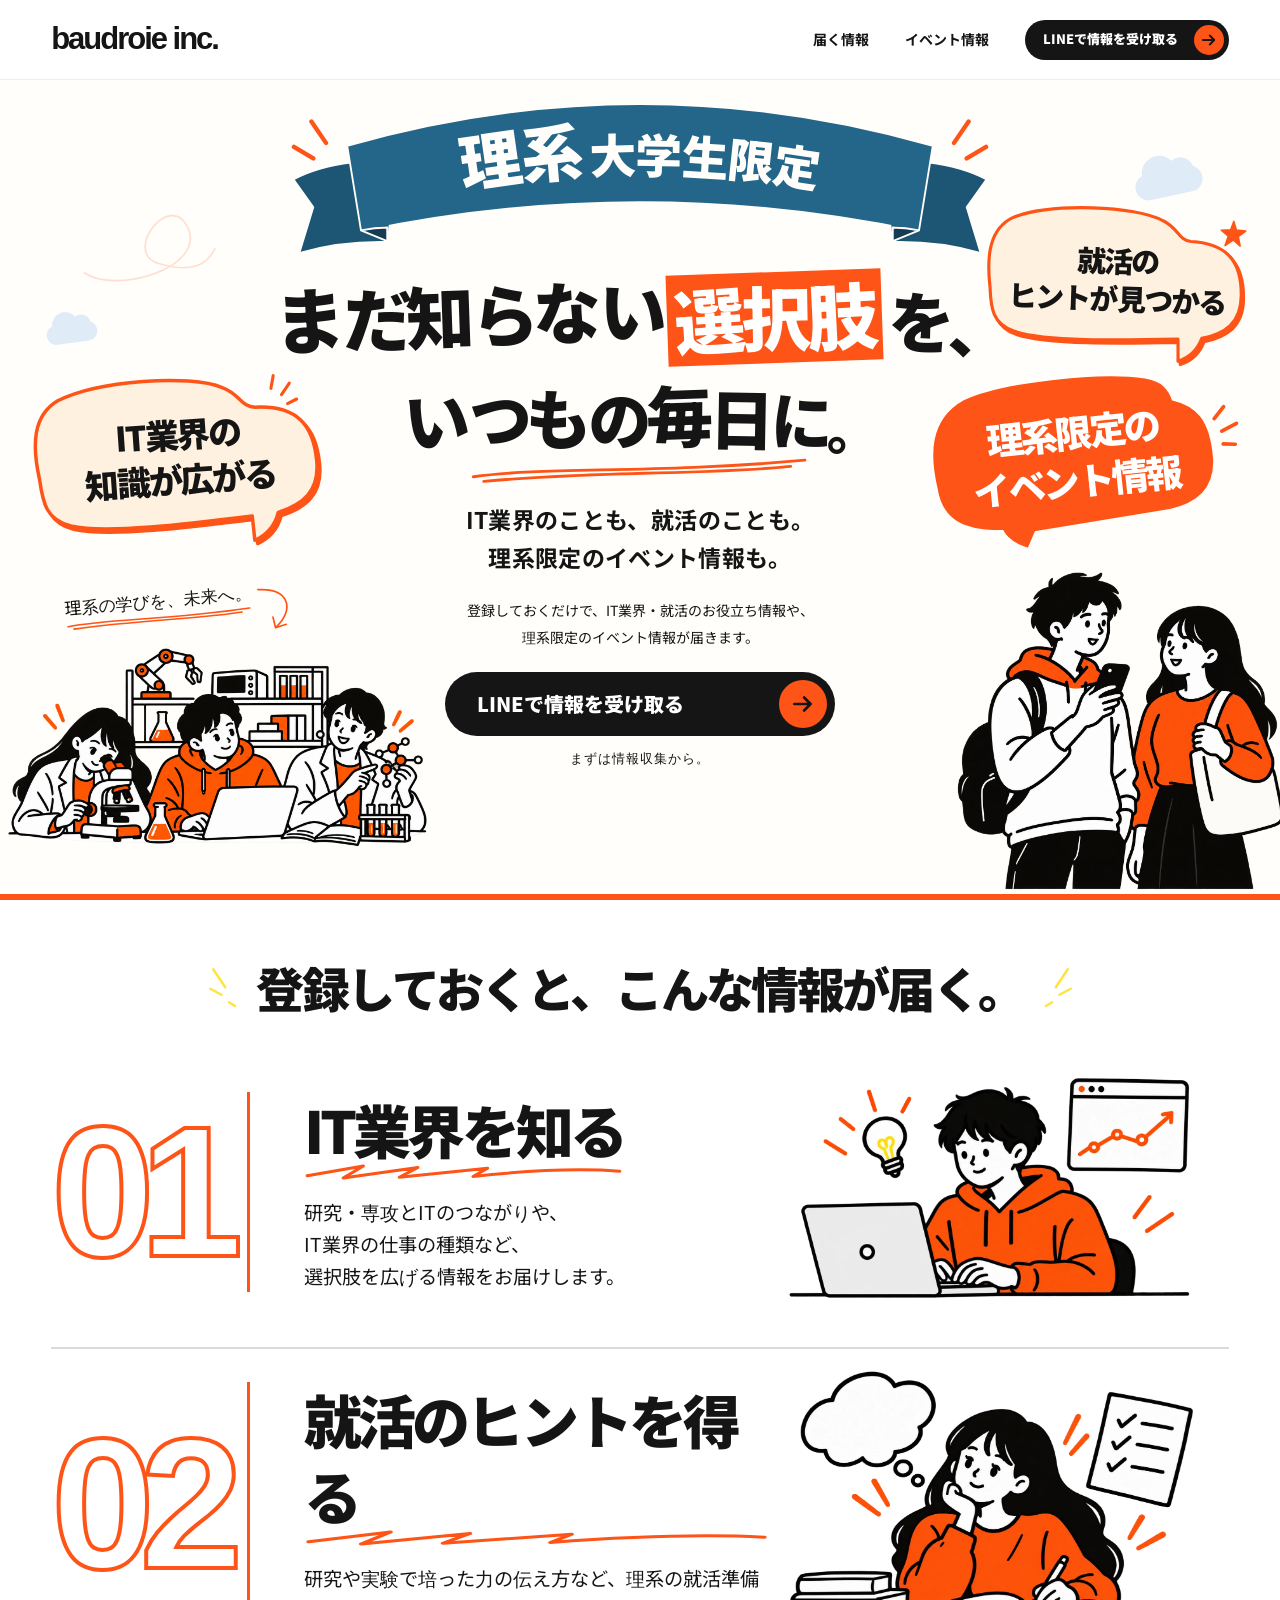
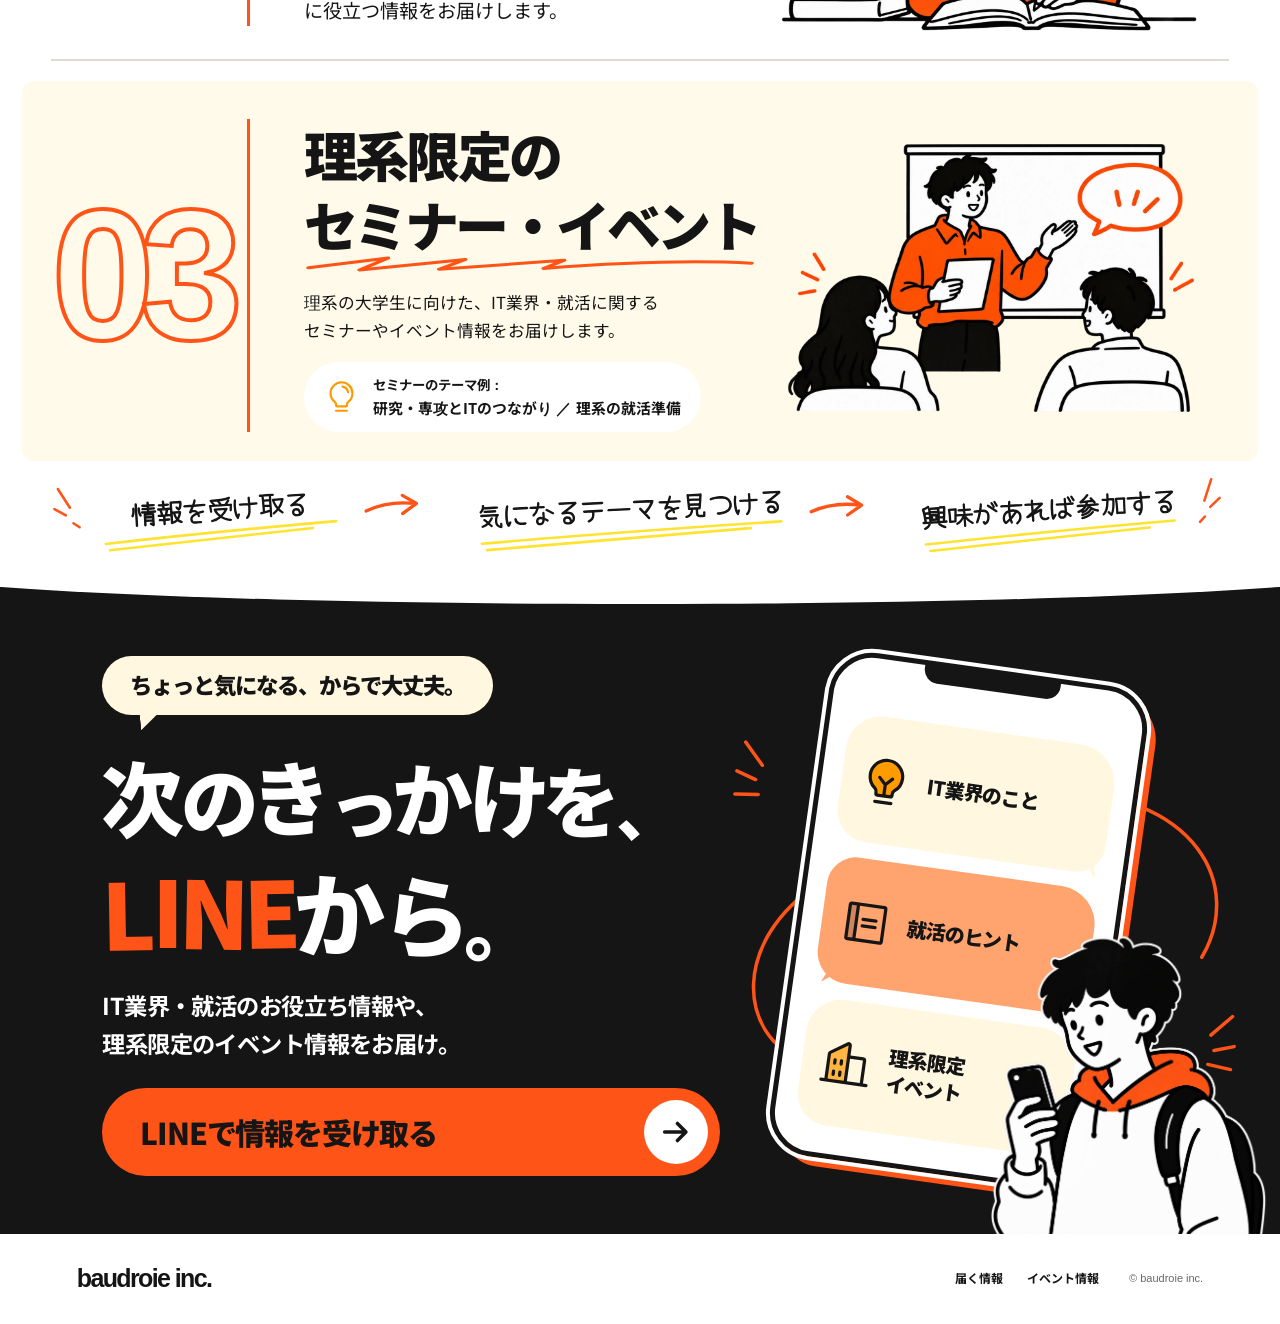
<file: rikei/index.html>
<!doctype html>
<html lang="ja"><head>
<meta charset="UTF-8"><meta name="viewport" content="width=device-width, initial-scale=1"><meta name="theme-color" content="#ff5417">
<title>理系大学生限定｜IT・就活・イベント情報をLINEで｜baudroie inc.</title>
<meta name="description" content="理系大学生限定。登録しておくだけで、IT業界・就活のお役立ち情報や、理系限定のセミナー・イベント情報がLINEに届きます。">
<meta property="og:title" content="理系大学生限定｜IT・就活・イベント情報をLINEで"><meta property="og:description" content="理系大学生限定。IT・就活・セミナー情報をLINEで。"><meta property="og:type" content="website"><meta property="og:url" content="https://baudroie.github.io/alumni-campus-pop-preview/rikei/"><meta property="og:image" content="https://baudroie.github.io/alumni-campus-pop-preview/rikei/field-study.png"><meta name="twitter:card" content="summary_large_image"><link rel="canonical" href="https://baudroie.github.io/alumni-campus-pop-preview/rikei/"><link rel="icon" href="../field-assets/favicon.png"><link rel="preload" href="../field-assets/noto-sans-display.woff2" as="font" type="font/woff2" crossorigin><link rel="stylesheet" href="../field-assets/styles.css"><link rel="stylesheet" href="../field-assets/cta.css">
<link rel="stylesheet" href="../field-assets/university-fonts.css"><link rel="stylesheet" href="../field-assets/university.css"><link rel="stylesheet" href="../field-assets/field.css"></head>
<body class="field-science">
<a class="skip-link" href="#main">本文へ移動</a>
<header class="site-header">
  <a class="brand" href="#top" aria-label="baudroie inc. ページ先頭へ">baudroie inc.</a>
  <nav class="desktop-nav" aria-label="メインナビゲーション"><a href="#information">届く情報</a><a href="#events">イベント情報</a><a class="line-button small" href="https://s.lmes.jp/landing-qr/1657893371-rRVdmjzQ?uLand=ue0I7Q" target="_blank" rel="noopener noreferrer"><span>LINEで情報を受け取る</span><span class="arrow-circle" aria-hidden="true"><svg viewBox="0 0 24 24"><path d="M4 12h15m-6-6 6 6-6 6"/></svg></span></a></nav>
  <button class="menu-button" type="button" aria-controls="mobile-nav" aria-expanded="false" aria-label="メニューを開く"><span></span><span></span><span></span></button>
  <nav id="mobile-nav" class="mobile-nav" aria-label="スマートフォンナビゲーション" hidden><a href="#information">届く情報</a><a href="#events">イベント情報</a><a href="#register">LINEで情報を受け取る</a></nav>
</header>
<main id="main">
<section class="hero" id="top" aria-labelledby="hero-title">
  <div class="hero-title-block">
    <p class="audience audience-ribbon audience-ribbon-curved">
      <svg class="audience-ribbon-art" viewBox="0 0 720 158" aria-hidden="true" focusable="false">
        <defs><path id="rikei-ribbon-baseline" d="M59 114Q360 28 661 114"/></defs>
        <path class="ribbon-tail" d="M64 61Q27 66 5 78L25 106 11 152Q52 140 100 141L105 83ZM656 61Q693 66 715 78L695 106 709 152Q668 140 620 141L615 83Z"/>
        <path class="ribbon-fold" d="m73 130 27 11-4-28Zm574 0-27 11 4-28Z"/>
        <path class="ribbon-face" d="M59 44Q360-42 661 44L647 130Q360 70 73 130Z"/>
        <path class="ribbon-seam" d="m59 44 14 86q14-3 27-3v14l-27-11m588-86-14 86q-14-3-27-3v14l27-11"/>
        <path class="ribbon-rays" d="m22 18 15 22M4 44l20 12m674-38-15 22m33 4-20 12"/>
        <text class="ribbon-curved-copy"><textPath href="#rikei-ribbon-baseline" startOffset="50%" text-anchor="middle"><tspan class="ribbon-curved-university">理系</tspan><tspan class="ribbon-curved-eligibility" dx="6">大学生限定</tspan></textPath></text>
      </svg>
      <span class="ribbon-accessible-copy">理系大学生限定</span>
    </p>
    <h1 id="hero-title" aria-label="まだ知らない選択肢を、いつもの毎日に。"><span aria-hidden="true"><span class="hero-first"><span><span class="display-glyph" style="--s:1.04;--y:0.025em;--r:-3deg">ま</span><span class="display-glyph" style="--s:1;--y:0.005em;--r:1deg">だ</span><span class="display-glyph" style="--s:0.99;--y:-0.035em;--r:-2deg">知</span><span class="display-glyph" style="--s:0.98;--y:-0.06em;--r:1deg">ら</span><span class="display-glyph" style="--s:0.98;--y:-0.1em;--r:-2deg">な</span><span class="display-glyph" style="--s:0.99;--y:-0.12em;--r:2deg">い</span></span><span><em><span class="display-glyph" style="--s:1.03;--y:0.01em;--r:-2deg">選</span><span class="display-glyph" style="--s:1.01;--y:-0.015em;--r:1deg">択</span><span class="display-glyph" style="--s:1.04;--y:0.005em;--r:-1deg">肢</span></em><span class="display-glyph" style="--s:0.96;--y:0.025em;--r:3deg">を</span><span class="display-glyph" style="--s:0.88;--y:0.1em;--r:-4deg">、</span></span></span><span class="hero-last"><span class="display-glyph" style="--s:1.02;--y:0.025em;--r:-4deg">い</span><span class="display-glyph" style="--s:0.98;--y:-0.015em;--r:2deg">つ</span><span class="display-glyph" style="--s:1.02;--y:0.01em;--r:-1deg">も</span><span class="display-glyph" style="--s:0.98;--y:0.015em;--r:1deg">の</span><span class="display-glyph" style="--s:1.04;--y:-0.025em;--r:-2deg">毎</span><span class="display-glyph" style="--s:1.01;--y:0.015em;--r:1deg">日</span><span class="display-glyph" style="--s:0.97;--y:0.02em;--r:2deg">に</span><span class="display-glyph" style="--s:0.8;--y:0.1em;--r:-2deg">。</span></span></span></h1>
    <div class="hero-underline" data-motion="draw"><svg class="hand-line " viewBox="0 0 400 24" preserveAspectRatio="none" aria-hidden="true"><path d="M4 14C90 3 214 19 394 7M16 21C154 12 285 23 377 15"/></svg></div>
    <p class="hero-lead">IT業界のことも、就活のことも。<br>理系限定のイベント情報も。</p>
  </div>
  <div class="hero-topics" aria-label="LINEで届く３つの情報">
    <p class="topic note-it"><svg class="bubble-shape" viewBox="0 0 340 204" preserveAspectRatio="none" aria-hidden="true"><path class="bubble-offset" d="M36 20C84 0 189 0 225 18C245 27 245 42 261 43C309 44 326 68 327 109C328 144 308 158 279 165C273 183 261 191 250 195L249 167C175 171 80 176 41 164C14 155 11 137 9 109C3 69 6 35 36 20Z" transform="translate(3 4)"/><path class="bubble-face" d="M36 20C84 0 189 0 225 18C245 27 245 42 261 43C309 44 326 68 327 109C328 144 308 158 279 165C273 183 261 191 250 195L249 167C175 171 80 176 41 164C14 155 11 137 9 109C3 69 6 35 36 20Z"/></svg><span class="bubble-copy">IT業界の<br><strong>知識が広がる</strong></span><svg class="bubble-rays" viewBox="0 0 45 55" aria-hidden="true"><path d="m9 19 4-16m9 25 11-14m-4 26 12-5"/></svg></p>
    <p class="topic note-career"><svg class="bubble-shape" viewBox="0 0 340 204" preserveAspectRatio="none" aria-hidden="true"><path class="bubble-offset" d="M36 20C84 0 189 0 225 18C245 27 245 42 261 43C309 44 326 68 327 109C328 144 308 158 279 165C273 183 261 191 250 195L249 167C175 171 80 176 41 164C14 155 11 137 9 109C3 69 6 35 36 20Z" transform="translate(3 4)"/><path class="bubble-face" d="M36 20C84 0 189 0 225 18C245 27 245 42 261 43C309 44 326 68 327 109C328 144 308 158 279 165C273 183 261 191 250 195L249 167C175 171 80 176 41 164C14 155 11 137 9 109C3 69 6 35 36 20Z"/></svg><span class="bubble-copy">就活の<br><strong>ヒントが見つかる</strong></span><svg class="bubble-star" viewBox="0 0 40 40" aria-hidden="true"><path d="m20 3 4 12 13 1-10 8 3 13-10-8-11 8 4-13-10-8 13-1Z"/></svg></p>
    <p class="topic note-event"><svg class="bubble-shape" viewBox="0 0 340 204" preserveAspectRatio="none" aria-hidden="true"><path class="bubble-face" d="M50 17C95 1 210 1 260 14C279 19 285 29 288 42C314 51 329 67 328 113C326 148 304 161 273 165L115 174L105 192Q85 183 80 169C30 165 12 147 10 115C5 76 8 35 50 17Z"/></svg><span class="bubble-copy">理系限定の<br><strong>イベント情報</strong></span><svg class="bubble-rays" viewBox="0 0 45 55" aria-hidden="true"><path d="m9 19 4-16m9 25 11-14m-4 26 12-5"/></svg></p>
  </div>
  <div class="hero-art">
    <figure class="campus-art"><figcaption>理系の学びを、未来へ。<svg class="hand-line " viewBox="0 0 400 24" preserveAspectRatio="none" aria-hidden="true"><path d="M4 14C90 3 214 19 394 7M16 21C154 12 285 23 377 15"/></svg><svg class="caption-arrow" viewBox="0 0 50 55" aria-hidden="true"><path d="M6 3c37 1 42 27 18 46m-3-12 2 13 13-3"/></svg></figcaption><img src="./field-study.png" alt="実験器具や顕微鏡、パソコン、分子模型を使って学ぶ理系の大学生たち" width="1536" height="1024" fetchpriority="high"></figure>
    <figure class="students-art"><img src="../field-assets/students-phone.webp" alt="スマートフォンで情報を見る学生たち" width="1137" height="1383" fetchpriority="high"></figure>
  </div>
  <div class="hero-register"><p class="register-description">登録しておくだけで、<span>IT業界・就活のお役立ち情報や、</span><br class="desktop-break">理系限定のイベント情報が届きます。</p><a class="line-button " href="https://s.lmes.jp/landing-qr/1657893371-rRVdmjzQ?uLand=ue0I7Q" target="_blank" rel="noopener noreferrer"><span>LINEで情報を受け取る</span><span class="arrow-circle" aria-hidden="true"><svg viewBox="0 0 24 24"><path d="M4 12h15m-6-6 6 6-6 6"/></svg></span></a><p class="register-hint">まずは情報収集から。</p></div>
  <span class="cloud cloud-top" aria-hidden="true" data-motion="float"></span><span class="cloud cloud-low" aria-hidden="true"></span>
  <svg class="orbit" viewBox="0 0 160 100" aria-hidden="true" data-motion="float"><path d="M7 75c35 25 135-5 116-49S49 53 90 65s55-1 63-17"/></svg>
</section>
<section class="information wrap" id="information" aria-labelledby="information-title">
  <h2 class="section-heading" id="information-title"><svg class="accent-rays" viewBox="0 0 44 58" aria-hidden="true"><path d="m7 4 16 24M3 30l15 8m10 10 8 5"/></svg><span>登録しておくと、</span><span>こんな情報が届く。</span><svg class="accent-rays" viewBox="0 0 44 58" aria-hidden="true"><path d="m7 4 16 24M3 30l15 8m10 10 8 5"/></svg></h2>
  <article class="info-row" aria-labelledby="it-title"><span class="number" aria-hidden="true">01</span><div class="info-copy"><h3 id="it-title">IT業界を知る<svg class="hand-line " viewBox="0 0 400 24" preserveAspectRatio="none" aria-hidden="true"><path d="M4 17 74 4 49 20 142 6 119 19 229 7 211 18Q321 5 394 11"/></svg></h3><p>研究・専攻とITのつながりや、<br>IT業界の仕事の種類など、<br>選択肢を広げる情報をお届けします。</p></div><img class="info-illustration" src="../field-assets/info-it.webp" alt="パソコンでIT業界について調べる学生" width="1400" height="962" loading="lazy" decoding="async"></article>
  <article class="info-row" aria-labelledby="career-title"><span class="number" aria-hidden="true">02</span><div class="info-copy"><h3 id="career-title">就活のヒントを得る<svg class="hand-line " viewBox="0 0 400 24" preserveAspectRatio="none" aria-hidden="true"><path d="M4 17 74 4 49 20 142 6 119 19 229 7 211 18Q321 5 394 11"/></svg></h3><p>研究や実験で培った力の伝え方など、理系の就活準備に役立つ情報をお届けします。</p></div><img class="info-illustration" src="../field-assets/info-career.webp" alt="ノートを開いて就活の準備をする学生" width="1400" height="963" loading="lazy" decoding="async"></article>
  <article class="info-row event-row" id="events" aria-labelledby="events-title"><span class="number" aria-hidden="true">03</span><div class="info-copy"><h3 id="events-title"><span class="event-kicker">理系限定の</span><span class="event-name">セミナー・イベント</span><svg class="hand-line " viewBox="0 0 400 24" preserveAspectRatio="none" aria-hidden="true"><path d="M4 17 74 4 49 20 142 6 119 19 229 7 211 18Q321 5 394 11"/></svg></h3><p>理系の大学生に向けた、IT業界・就活に関する<br class="desktop-break">セミナーやイベント情報をお届けします。</p><div class="theme-examples"><img src="../field-assets/lightbulb.svg" alt="" width="24" height="24"><p><span>セミナーのテーマ例：</span><span class="theme-titles">研究・専攻とITのつながり<span class="theme-divider">／</span><wbr>理系の就活準備</span></p></div></div><img class="info-illustration" src="../field-assets/info-events.webp" alt="セミナーで話を聞く学生たち" width="1400" height="962" loading="lazy" decoding="async"></article>
</section>
<ol class="steps wrap" aria-label="登録からイベント参加まで"><li><span class="step-label">情報を受け取る</span><svg class="step-underline" viewBox="0 0 320 23" preserveAspectRatio="none" aria-hidden="true"><path d="M3 12Q140 6 316 3M8 21 284 10"/></svg><svg class="step-arrow" viewBox="0 0 70 34" aria-hidden="true"><path d="M4 23Q31 11 63 15m-15-10 17 10-17 12"/></svg><svg class="accent-rays" viewBox="0 0 44 58" aria-hidden="true"><path d="m7 4 16 24M3 30l15 8m10 10 8 5"/></svg></li><li><span class="step-label">気になるテーマを見つける</span><svg class="step-underline" viewBox="0 0 320 23" preserveAspectRatio="none" aria-hidden="true"><path d="M3 12Q140 6 316 3M8 21 284 10"/></svg><svg class="step-arrow" viewBox="0 0 70 34" aria-hidden="true"><path d="M4 23Q31 11 63 15m-15-10 17 10-17 12"/></svg></li><li><span class="step-label">興味があれば参加する</span><svg class="step-underline" viewBox="0 0 320 23" preserveAspectRatio="none" aria-hidden="true"><path d="M3 12Q140 6 316 3M8 21 284 10"/></svg><svg class="accent-rays" viewBox="0 0 44 58" aria-hidden="true"><path d="m7 4 16 24M3 30l15 8m10 10 8 5"/></svg></li></ol>
<section class="closing" id="register" aria-labelledby="closing-title">
  <div class="closing-inner wrap">
    <div class="closing-copy">
      <p class="closing-note">ちょっと気になる、<span>からで大丈夫。</span></p>
      <h2 id="closing-title" aria-label="次のきっかけを、LINEから。"><span aria-hidden="true"><span class="closing-title-first"><span class="display-glyph" style="--s:1.04;--y:0.01em;--r:-3deg">次</span><span class="display-glyph" style="--s:0.98;--y:0.025em;--r:2deg">の</span><span class="display-glyph" style="--s:1.02;--y:-0.01em;--r:-2deg">き</span><span class="display-glyph" style="--s:0.9;--y:0.05em;--r:1deg">っ</span><span class="display-glyph" style="--s:1.01;--y:0.005em;--r:-1deg">か</span><span class="display-glyph" style="--s:1.02;--y:0.02em;--r:2deg">け</span><span class="display-glyph" style="--s:0.98;--y:0.025em;--r:-1deg">を</span><span class="display-glyph" style="--s:0.8;--y:0.1em;--r:1deg">、</span></span><span class="closing-title-last"><em><span class="display-glyph" style="--s:1;--y:0.015em;--r:-1deg">L</span><span class="display-glyph" style="--s:1;--y:-0.01em;--r:0deg">I</span><span class="display-glyph" style="--s:1.02;--y:0.01em;--r:1deg">N</span><span class="display-glyph" style="--s:1;--y:-0.01em;--r:-1deg">E</span></em><span class="display-glyph" style="--s:1;--y:0.01em;--r:-2deg">か</span><span class="display-glyph" style="--s:0.98;--y:0.02em;--r:1deg">ら</span><span class="display-glyph" style="--s:0.8;--y:0.09em;--r:1deg">。</span></span></span></h2>
      <p class="closing-description">IT業界・就活のお役立ち情報や、<br class="closing-break">理系限定のイベント情報をお届け。</p>
      <div class="closing-action"><a class="line-button orange" href="https://s.lmes.jp/landing-qr/1657893371-rRVdmjzQ?uLand=ue0I7Q" target="_blank" rel="noopener noreferrer"><span>LINEで情報を受け取る</span><span class="arrow-circle" aria-hidden="true"><svg viewBox="0 0 24 24"><path d="M4 12h15m-6-6 6 6-6 6"/></svg></span></a></div>
    </div>
    <div class="delivery-visual" role="img" aria-label="IT業界、就活、理系限定イベントの情報がスマートフォンに届くイメージ">
      <div class="delivery-art" aria-hidden="true">
        <svg class="delivery-orbit" viewBox="0 0 560 530"><path d="M90 196C-8 260-2 367 72 396M347 89C522 92 571 200 524 279"/></svg>
        <div class="delivery-phone">
          <span class="delivery-notch"></span>
          <div class="delivery-message message-it"><svg class="delivery-icon" aria-hidden="true" xmlns="http://www.w3.org/2000/svg" viewBox="0 0 256 256" fill="currentColor"><path d="M208,104a79.86,79.86,0,0,1-30.59,62.92A24.29,24.29,0,0,0,168,186v6a8,8,0,0,1-8,8H96a8,8,0,0,1-8-8v-6a24.11,24.11,0,0,0-9.3-19A79.87,79.87,0,0,1,48,104.45C47.76,61.09,82.72,25,126.07,24A80,80,0,0,1,208,104Z" opacity="0.2"/><path d="M176,232a8,8,0,0,1-8,8H88a8,8,0,0,1,0-16h80A8,8,0,0,1,176,232Zm40-128a87.55,87.55,0,0,1-33.64,69.21A16.24,16.24,0,0,0,176,186v6a16,16,0,0,1-16,16H96a16,16,0,0,1-16-16v-6a16,16,0,0,0-6.23-12.66A87.59,87.59,0,0,1,40,104.5C39.74,56.83,78.26,17.15,125.88,16A88,88,0,0,1,216,104Zm-16,0a72,72,0,0,0-73.74-72c-39,.92-70.47,33.39-70.26,72.39a71.64,71.64,0,0,0,27.64,56.3h0A32,32,0,0,1,96,186v6h24V147.31L90.34,117.66a8,8,0,0,1,11.32-11.32L128,132.69l26.34-26.35a8,8,0,0,1,11.32,11.32L136,147.31V192h24v-6a32.12,32.12,0,0,1,12.47-25.35A71.65,71.65,0,0,0,200,104Z"/></svg><span>IT業界のこと</span></div>
          <div class="delivery-message message-career"><svg class="delivery-icon" aria-hidden="true" xmlns="http://www.w3.org/2000/svg" viewBox="0 0 256 256" fill="currentColor"><path d="M80,40V216H48a8,8,0,0,1-8-8V48a8,8,0,0,1,8-8Z" opacity="0.2"/><path d="M184,112a8,8,0,0,1-8,8H112a8,8,0,0,1,0-16h64A8,8,0,0,1,184,112Zm-8,24H112a8,8,0,0,0,0,16h64a8,8,0,0,0,0-16Zm48-88V208a16,16,0,0,1-16,16H48a16,16,0,0,1-16-16V48A16,16,0,0,1,48,32H208A16,16,0,0,1,224,48ZM48,208H72V48H48Zm160,0V48H88V208H208Z"/></svg><span>就活のヒント</span></div>
          <div class="delivery-message message-events"><svg class="delivery-icon" aria-hidden="true" xmlns="http://www.w3.org/2000/svg" viewBox="0 0 256 256" fill="currentColor"><path d="M136,32V216H40V85.35a8,8,0,0,1,3.56-6.66l80-53.33A8,8,0,0,1,136,32Z" opacity="0.2"/><path d="M240,208H224V96a16,16,0,0,0-16-16H144V32a16,16,0,0,0-24.88-13.32L39.12,72A16,16,0,0,0,32,85.34V208H16a8,8,0,0,0,0,16H240a8,8,0,0,0,0-16ZM208,96V208H144V96ZM48,85.34,128,32V208H48ZM112,112v16a8,8,0,0,1-16,0V112a8,8,0,1,1,16,0Zm-32,0v16a8,8,0,0,1-16,0V112a8,8,0,1,1,16,0Zm0,56v16a8,8,0,0,1-16,0V168a8,8,0,0,1,16,0Zm32,0v16a8,8,0,0,1-16,0V168a8,8,0,0,1,16,0Z"/></svg><span>理系限定<br>イベント</span></div>
        </div>
        <svg class="delivery-rays rays-left" viewBox="0 0 58 78"><path d="m12 5 24 28M4 43l25 9M4 73l30-2"/></svg>
        <svg class="delivery-rays rays-right" viewBox="0 0 58 78"><path d="m12 5 24 28M4 43l25 9M4 73l30-2"/></svg>
        <div class="cta-student-motion" data-motion="rise"><img class="cta-student" src="../field-assets/cta-student.webp" alt="" width="1145" height="1374" loading="lazy" decoding="async"></div>
      </div>
    </div>
  </div>
</section>
</main>
<footer class="site-footer wrap"><a class="brand" href="#top" aria-label="baudroie inc. ページ先頭へ">baudroie inc.</a><nav aria-label="フッターナビゲーション"><a href="#information">届く情報</a><a href="#events">イベント情報</a></nav><small>© baudroie inc.</small></footer>
<script type="module" src="../field-assets/main.js"></script>
</body></html>
</file>
<file: style.css>
@font-face{font-family:Noto;src:url('./noto-sans-bold.woff') format('woff');font-style:normal;font-weight:700 900;font-display:swap}@font-face{font-family:Noto;src:url('./noto-sans-regular.woff') format('woff');font-style:normal;font-weight:400 600;font-display:swap}
:root{--orange:#ff5417;--ink:#080808;--yellow:#fff140;--muted:#676767;--line:#dedede}*{box-sizing:border-box}html{scroll-behavior:smooth;scroll-padding-top:35px}body{margin:0;color:var(--ink);background:#fff;font-family:Noto,'Hiragino Kaku Gothic ProN',Meiryo,sans-serif;font-size:15px;line-height:1.8;-webkit-font-smoothing:antialiased}button,a{-webkit-tap-highlight-color:transparent}button{font:inherit;cursor:pointer}button,a{touch-action:manipulation}a{color:inherit;text-decoration:none}button{color:inherit}img{display:block;max-width:100%;height:auto}figure,p,h1,h2,h3,blockquote{margin:0}ol{list-style:none;padding:0;margin:0}em{font-style:normal;color:var(--orange)}button{border:0;background:none}a:focus-visible,button:focus-visible{outline:3px solid #157acc;outline-offset:5px}a,button{transition:background-color .2s,color .2s,transform .2s}button:hover,.pill:hover{transform:translateY(-2px)}.wrap{width:min(100% - 72px,1370px);margin-inline:auto}.skip-link{position:fixed;top:10px;left:10px;z-index:100;background:#fff;padding:8px 16px;transform:translateY(-150%)}.skip-link:focus{transform:none}.brand{font-family:Arial,Helvetica,sans-serif;font-weight:900;letter-spacing:-1.8px;font-size:34px;line-height:1;white-space:nowrap}.site-header{max-width:1440px;padding:28px 36px 18px;margin:auto;display:flex;align-items:center;justify-content:space-between;gap:28px;position:relative;z-index:20}.desktop-nav{display:flex;gap:38px;margin-left:auto;margin-right:0;font-size:15px;font-weight:900}.desktop-nav a:hover{color:var(--orange)}.pill{display:inline-flex;align-items:center;justify-content:space-between;gap:25px;border-radius:80px;background:var(--ink);color:#fff;font-weight:900;line-height:1.4;padding:8px 8px 8px 26px;text-align:left;min-height:60px}.arrow{display:grid;place-items:center;width:48px;height:48px;background:var(--orange);border-radius:50%;flex:none}.arrow img{width:26px;height:26px}.header-cta{font-size:15px;min-height:54px;padding:5px 5px 5px 25px;gap:18px}.header-cta .arrow{width:44px;height:44px}.menu-toggle,.mobile-menu{display:none}.hero{min-height:810px;position:relative;padding-top:52px;isolation:isolate;overflow:visible}.hero-heading{position:relative;z-index:4;width:71%;pointer-events:none}.eyebrow{font-size:25px;line-height:1.4;display:inline-block;background:var(--yellow);font-weight:900;padding:8px 15px;transform:rotate(-5deg);margin:0 0 22px 2px}.hero h1{font-size:clamp(42px,5.6vw,80px);font-weight:900;line-height:1.29;letter-spacing:-.075em;transform:rotate(-5deg);transform-origin:left center}.hero-line{display:block;white-space:nowrap}.hero h1 em{display:inline-block;background:var(--orange);color:#fff;padding:0 .07em .05em;line-height:1.19;margin:0 .04em}.hero h1 .self{font-size:1.13em}.hero-photo{position:absolute;width:54%;right:-3%;bottom:0;height:710px;z-index:1}.hero-disc{position:absolute;width:90%;aspect-ratio:1;background:var(--orange);border-radius:50%;top:70px;left:0;z-index:-1}.portrait{position:absolute;bottom:0;right:0;width:100%;height:auto;max-height:100%;object-fit:contain;object-position:bottom}.hand-note{position:absolute;right:2%;top:15px;color:var(--orange);font-weight:900;line-height:1.6;font-size:21px;transform:rotate(-7deg);background:#fff;padding:8px 14px;z-index:3}.hero-copy{position:relative;z-index:5;width:44%;padding:25px 0 34px 14px}.hero-lead{font-size:32px;font-weight:900;line-height:1.55;margin-bottom:14px}.hero-copy>p:not(.hero-lead){font-size:18px;font-weight:700;line-height:1.75}.story-button{font-size:22px;margin-top:22px;min-width:365px}.text-button{font-size:13px;font-weight:700;display:block;text-decoration:underline;text-underline-offset:5px;margin:16px auto 0;padding:0 15px}.text-button span{margin-left:12px}.hero-illustration{position:absolute;width:28%;bottom:0;left:35%;z-index:6;pointer-events:none}.hero-illustration img{width:100%}.hero-illustration figcaption{text-align:center}figcaption{font-size:10px;font-weight:700;line-height:1.5;color:#555;margin-top:3px}.section{padding-block:48px;scroll-margin-top:20px}.section-heading{display:flex;gap:20px;align-items:flex-start;position:relative}.section-heading h2{font-size:clamp(25px,2.7vw,38px);line-height:1.23;letter-spacing:-.065em;font-weight:900;padding-top:16px}.section-number{font-family:Impact,'Arial Narrow',Arial,sans-serif;font-size:clamp(90px,10vw,140px);line-height:1;letter-spacing:-.06em;color:#fff;-webkit-text-stroke:2px var(--orange);font-weight:900;border-left:5px solid var(--orange);padding-left:19px;flex:none}.profile{display:grid;grid-template-columns:42% 58%;align-items:center;padding-block:35px 50px}.profile-content{border-left:3px solid var(--orange);padding-left:40px;font-weight:700;font-size:20px;line-height:1.7}.profile-name{display:flex;align-items:center;gap:28px;margin-bottom:5px;flex-wrap:wrap}.profile-name h3{font-size:35px;line-height:1.4;letter-spacing:.05em}.badge{background:var(--orange);color:#fff;border-radius:30px;padding:7px 17px;font-size:14px;line-height:1.5}.career{display:grid;grid-template-columns:38% 62%;gap:0}.career-intro{padding-right:45px}.side-note{color:var(--orange);font-size:21px;font-weight:700;transform:rotate(-9deg);margin:45px 0 12px 20px;line-height:1.6}.campus-illustration{width:95%;margin-top:20px}.campus-illustration img{width:100%}.career-body{position:relative}.timeline{border-left:3px solid var(--orange);padding-left:30px;position:relative;z-index:2}.timeline li{display:grid;grid-template-columns:115px 1fr;position:relative;min-height:134px;padding-bottom:30px}.timeline li:before{content:'';position:absolute;left:-39px;top:15px;background:var(--orange);height:15px;width:15px;border-radius:50%}.timeline-date{border-right:1px solid var(--line);padding-right:13px}.timeline-date>span,.work-list>li>span{font-family:Impact,'Arial Narrow',Arial,sans-serif;color:var(--orange);font-weight:900;font-size:36px;line-height:1.2}.timeline-date p{font-size:16px;font-weight:700;line-height:1.45;margin-top:5px}.timeline-copy{padding-left:25px}.timeline-copy h3{font-size:21px;line-height:1.55;font-weight:900;letter-spacing:-.04em}.timeline-copy>p{font-size:15px;line-height:1.9;margin-top:6px;max-width:530px}.timeline li:nth-child(-n+2) .timeline-copy{padding-right:160px}.timeline .editor-note,.editor-note{display:inline-block;background:#f1f1f1;border-radius:3px;color:#6b6b6b;font-size:11px;font-weight:500;padding:5px 10px;line-height:1.6}.cloud-illustration{position:absolute;right:-5px;top:10px;width:165px;z-index:3;pointer-events:none}.cloud-illustration figcaption{text-align:right}.disclaimer{font-size:11px;color:#666;margin:15px 0 0 28px}.work{display:grid;grid-template-columns:32% 34% 34%;align-items:center;gap:0}.work .section-heading{gap:15px}.work .section-heading h2{font-size:33px}.photo-card{position:relative;overflow:hidden}.photo-card img{width:100%;height:100%;object-fit:cover}.photo-card figcaption{position:absolute;bottom:0;right:0;background:#111;color:#fff;padding:5px 12px;font-size:11px;max-width:100%}.office-photo{height:280px}.work-list{padding-left:28px}.work-list li{display:flex;gap:19px;align-items:flex-start;padding:17px 0;border-bottom:1px solid var(--line)}.work-list li:first-child{padding-top:0}.work-list li:last-child{border:0;padding-bottom:0}.work-list h3{font-size:18px;letter-spacing:-.04em;line-height:1.55}.work-list p{font-size:12px;line-height:1.7;margin-top:7px}.environment{display:grid;grid-template-columns:34% 66%;padding-bottom:55px}.environment-intro{padding-right:25px}.environment .section-heading{gap:14px}.environment .section-heading h2{font-size:31px}.team-illustration{margin:30px -5px 0 -25px}.team-illustration figcaption{text-align:right}.environment-cards{display:grid;grid-template-columns:repeat(3,1fr);margin:10px 0 20px}.environment-cards article{border-left:2px solid #ffb69b;padding:0 20px 15px;position:relative}.environment-cards article:before{content:'';width:7px;height:7px;background:var(--orange);border-radius:50%;position:absolute;top:0;left:-4px}.environment-cards h3{font-size:20px;letter-spacing:-.06em;line-height:1.5;padding-bottom:12px;border-bottom:3px solid var(--orange)}.environment-cards p{font-size:14px;margin-top:12px;line-height:1.9}.mobile-break{display:none}.game-photo{width:74%;height:285px;margin-left:0}.game-photo img{object-position:50% 48%}.club-note{font-size:11px;color:#666;text-align:right;margin-top:-25px;padding-bottom:0}.message{background:var(--orange);color:#fff;padding-block:24px}.message-inner{display:grid;grid-template-columns:37% 26% 37%;align-items:center;gap:0}.message .section-heading{gap:18px;padding-right:15px}.message .section-number{-webkit-text-stroke-color:#fff;color:var(--orange);border-left-color:#fff;font-size:116px}.message .section-heading h2{font-size:34px}.message-photo{height:280px;border:5px solid #fff}.message-photo img{object-position:50% 30%}.message-copy{padding-left:30px;text-align:center}.message-copy blockquote{background:#fff;color:#080808;transform:rotate(-3deg);padding:23px 18px 17px}.message-copy blockquote p{font-size:24px;line-height:1.5;font-weight:900;letter-spacing:-.05em}.message-copy cite{display:block;font-size:12px;font-style:normal;font-weight:700;margin-top:10px}.message-copy .editor-note{background:#ffccaf;margin-top:23px;font-size:11px;color:#664736}.faq{display:grid;grid-template-columns:minmax(max-content,30%) minmax(0,1fr);padding-block:45px}.faq .section-heading{gap:12px}.faq .section-heading h2{font-size:28px;padding-top:20px;white-space:nowrap}.faq-list{display:grid;grid-template-columns:repeat(3,1fr)}.faq-list article{padding:4px 20px;border-left:1px dashed var(--orange)}.faq-list h3,.faq-list p{position:relative;padding-left:30px;font-size:14px;line-height:1.7}.faq-list h3{font-weight:900;margin-bottom:15px}.faq-list p{font-size:12px}.qa-label{position:absolute;left:0;top:0;font-family:Impact,Arial,sans-serif;font-weight:900;font-size:23px;line-height:1.1}.next-section{background:#080808;color:#fff;padding-block:48px}.next-inner{display:grid;grid-template-columns:58% 42%;align-items:center}.next-inner h2{font-size:clamp(34px,4.5vw,64px);line-height:1.35;letter-spacing:-.065em;transform:rotate(-4deg);font-weight:900}.next-actions{padding-left:30px;text-align:center}.orange-pill{background:var(--orange);font-size:23px;width:100%;padding:10px 10px 10px 35px;min-height:76px}.orange-pill .arrow{border:1px solid #ffba9e;width:56px;height:56px}.next-actions>p{font-size:11px;color:#bdbdbd;margin-top:12px}.role-links{display:flex;justify-content:space-between;gap:15px;margin-top:30px;font-size:14px;font-weight:700}.role-links a{text-decoration:underline;text-underline-offset:5px}.role-links a:hover{color:#ff956f}.site-footer{display:flex;gap:35px;align-items:center;padding-block:40px}.site-footer .brand{font-size:25px}.site-footer>p{border-left:1px solid #ccc;padding-left:35px;font-size:11px;color:#777}.site-footer small{margin-left:auto;text-align:right;font-size:10px;color:#777}.consult-dialog{border:0;border-radius:18px;padding:44px 36px 34px;width:min(520px,calc(100% - 32px));color:var(--ink);box-shadow:0 20px 80px #0004}.consult-dialog::backdrop{background:#0009}.dialog-close{display:block;margin:-22px -10px 12px auto;font-size:13px;text-decoration:underline}.dialog-label{color:var(--orange);font-size:13px;font-weight:900;letter-spacing:.12em}.consult-dialog h2{font-size:25px;margin:8px 0 20px;line-height:1.5}.consult-dialog>p:not(.dialog-label){font-size:14px;line-height:2}.dialog-done{margin-top:25px;width:100%;font-size:16px}.dialog-done .arrow{width:38px;height:38px}
@media(min-width:1440px){.hero{min-height:850px}.hero-copy{padding-top:38px}.hero-photo{height:750px}}
@media(max-width:1100px) and (min-width:701px){.wrap{width:calc(100% - 48px)}.site-header{padding-inline:24px;gap:20px}.brand{font-size:28px}.desktop-nav{gap:22px;font-size:13px}.header-cta{font-size:12px;padding-left:18px}.hero{min-height:690px}.hero-photo{height:590px}.eyebrow{font-size:20px}.hero-lead{font-size:25px}.hero-copy>p:not(.hero-lead){font-size:15px}.story-button{font-size:18px;min-width:300px}.hand-note{font-size:16px}.section-number{font-size:100px;padding-left:12px}.section-heading{gap:12px}.section-heading h2{font-size:29px}.profile-content{padding-left:25px;font-size:17px}.profile-name{gap:12px}.profile-name h3{font-size:29px}.badge{font-size:11px}.career-intro{padding-right:20px}.timeline{padding-left:22px}.timeline li{grid-template-columns:89px 1fr;min-height:145px}.timeline li:before{left:-30px;width:13px;height:13px}.timeline-copy{padding-left:18px}.timeline-copy h3{font-size:18px}.timeline-copy>p{font-size:13px}.timeline-date p{font-size:14px}.timeline li:nth-child(-n+2) .timeline-copy{padding-right:100px}.cloud-illustration{width:110px}.side-note{font-size:18px;margin-left:10px}.work .section-heading h2,.environment .section-heading h2{font-size:25px}.work-list{padding-left:18px}.work-list li{gap:12px}.work-list h3{font-size:15px}.office-photo{height:250px}.environment-cards article{padding-inline:12px}.environment-cards h3{font-size:17px}.environment-cards p{font-size:12px}.game-photo{height:245px;width:78%}.message .section-number{font-size:92px}.message .section-heading h2{font-size:25px}.message-copy{padding-left:20px}.message-copy blockquote p{font-size:19px}.message-photo{height:240px}.faq{grid-template-columns:minmax(max-content,29%) minmax(0,1fr)}.faq .section-heading h2{font-size:20px;padding-top:16px}.faq-list article{padding-inline:12px}.faq-list h3{font-size:12px}.faq-list p{font-size:11px}.orange-pill{font-size:18px;padding-left:25px}.role-links{font-size:11px}.site-footer{gap:20px}.site-footer>p{padding-left:20px}}
@media(max-width:700px){body{font-size:14px}.wrap{width:calc(100% - 36px)}.site-header{padding:24px 18px 15px;gap:10px}.brand{font-size:25px;letter-spacing:-1.2px}.desktop-nav,.header-cta{display:none}.menu-toggle{display:grid;place-items:center;width:42px;height:42px;border-radius:50%;background:var(--orange);padding:9px}.menu-toggle img{width:24px;height:24px;filter:brightness(0) invert(1)}.mobile-menu:not([hidden]){display:flex;position:absolute;top:82px;left:18px;right:18px;padding:18px 23px;background:#fff;border:1px solid var(--line);box-shadow:0 12px 28px #0002;flex-direction:column;border-radius:12px}.mobile-menu a,.mobile-menu button{padding:13px 0;text-align:left;font-weight:700;border-bottom:1px solid #eee}.mobile-menu button{border:0;color:var(--orange)}.hero{padding-top:30px;display:flex;flex-direction:column;min-height:0;overflow:visible}.hero-heading{width:100%;z-index:4}.eyebrow{font-size:clamp(15px,4.4vw,21px);padding:5px 9px;margin:0 0 17px 3px}.hero h1{font-size:clamp(31px,9.6vw,62px);line-height:1.27;letter-spacing:-.082em;transform:rotate(-5deg)}.hero-photo{position:relative;width:calc(100% + 18px);height:auto;aspect-ratio:1.07;margin:6px -9px 0;right:auto;bottom:auto;order:2}.hero-disc{width:85%;left:1%;top:12%;}.portrait{width:100%;max-height:110%;right:0;bottom:0}.hand-note{font-size:clamp(12px,3.5vw,20px);right:0;top:0;padding:4px 6px;line-height:1.5}.hero-copy{width:100%;padding:14px 2px 20px;order:3}.hero-lead{font-size:clamp(23px,6.4vw,32px);line-height:1.45;margin-bottom:13px;letter-spacing:-.04em}.hero-copy>p:not(.hero-lead){font-size:16px;line-height:1.7}.story-button{width:100%;min-width:0;font-size:clamp(17px,4.9vw,24px);margin-top:19px;padding:6px 6px 6px 20px;gap:10px;min-height:62px}.story-button .arrow{height:49px;width:49px}.text-button{font-size:12px;margin-top:15px}.hero-illustration{display:none}.section{padding-block:35px}.section-heading{gap:16px;align-items:center}.section-number{font-size:clamp(85px,24vw,130px);line-height:1;padding-left:0;border-left:0;-webkit-text-stroke-width:1.6px;letter-spacing:-.075em}.section-heading h2{font-size:clamp(26px,7.3vw,37px);line-height:1.25;padding-top:0;letter-spacing:-.065em}.profile{display:flex;flex-direction:column;align-items:stretch;padding-top:20px;padding-bottom:30px;gap:30px}.profile-content{order:-1;border:0;padding:0 8px;font-size:16px;line-height:1.8}.profile-name{gap:13px;flex-wrap:wrap;margin-bottom:6px}.profile-name h3{font-size:29px}.badge{font-size:11px;padding:6px 12px;letter-spacing:-.04em}.profile .section-heading{padding-top:12px}.career{display:block;padding-top:0}.career-intro{padding:0;display:flex;flex-direction:column}.career-intro .section-heading{order:2;margin:20px 0 32px}.side-note{display:none}.campus-illustration{order:1;width:82%;max-width:340px;margin:0 auto 10px}.campus-illustration img{max-height:270px;object-fit:contain}.campus-illustration figcaption{text-align:right}.timeline{padding-left:18px;margin-left:5px;border-width:2px}.timeline li{grid-template-columns:75px 1fr;min-height:0;padding-bottom:34px}.timeline li:before{left:-25px;top:10px;width:12px;height:12px}.timeline-date{padding-right:9px}.timeline-date>span{font-size:30px}.timeline-date p{font-size:13px;line-height:1.45}.timeline-copy{padding-left:15px}.timeline-copy h3{font-size:19px;line-height:1.55;letter-spacing:-.05em}.timeline-copy>p{font-size:13px;line-height:1.85;margin-top:8px}.timeline li:nth-child(-n+2) .timeline-copy{padding-right:0}.timeline .editor-note{font-size:10px;padding:6px 8px;line-height:1.5}.timeline li:last-child{padding-bottom:5px}.cloud-illustration{position:relative;top:auto;right:auto;width:55%;max-width:230px;margin:24px auto 0}.cloud-illustration img{max-height:300px;object-fit:contain}.cloud-illustration figcaption{text-align:right}.disclaimer{font-size:10px;margin:24px 0 0;line-height:1.8}.work{display:flex;flex-direction:column;align-items:stretch;border-top:1px solid var(--orange);gap:28px;padding-top:28px}.work .section-heading{gap:16px}.work .section-heading h2{font-size:28px}.work .section-number{font-size:100px;align-self:flex-start}.office-photo{height:auto;aspect-ratio:1.45}.photo-card figcaption{font-size:9px;padding:4px 7px}.work-list{padding:0 4px}.work-list li{gap:22px;padding:17px 0}.work-list>li>span{font-size:37px}.work-list h3{font-size:17px;line-height:1.5}.work-list p{font-size:12px;margin-top:6px}.environment{display:block;padding-top:28px;padding-bottom:32px}.environment-intro{padding:0}.environment .section-heading{gap:16px}.environment .section-heading h2{font-size:29px}.team-illustration{margin:22px auto 28px;width:100%;max-width:500px}.team-illustration figcaption{font-size:9px}.environment-cards{margin:15px 0 22px;gap:0}.environment-cards article{padding:0 10px 4px;border-left-width:1px}.environment-cards article:first-child{padding-left:8px}.environment-cards article:last-child{padding-right:0}.environment-cards h3{font-size:clamp(13px,3.7vw,19px);line-height:1.45;padding-bottom:0;border:0;letter-spacing:-.06em}.environment-cards p{font-size:11px;line-height:1.8;margin-top:12px;letter-spacing:-.02em}.mobile-break{display:block}.game-photo{width:100%;height:auto;aspect-ratio:1.65}.club-note{font-size:10px;margin:7px 0 0;text-align:right}.message{padding-block:24px}.message-inner{display:flex;flex-direction:column;gap:22px}.message .section-heading{width:100%;padding:0;gap:15px}.message .section-number{font-size:100px;border:0;-webkit-text-stroke-width:1.5px}.message .section-heading h2{font-size:30px}.message-photo{width:100%;height:auto;aspect-ratio:1.45;border:3px solid #fff}.message-photo img{object-position:50% 32%}.message-copy{padding:0;width:100%}.message-copy blockquote{padding:23px 12px 18px;transform:rotate(-2deg)}.message-copy blockquote p{font-size:22px;line-height:1.5;letter-spacing:-.06em}.message-copy cite{font-size:11px}.message-copy .editor-note{margin-top:20px;font-size:10px;padding:6px 10px}.faq{display:block;padding-block:32px}.faq .section-heading{gap:15px;margin-bottom:27px}.faq .section-heading h2{font-size:30px;padding:0}.faq-list{display:block}.faq-list article{border:0;border-bottom:1px solid var(--line);padding:18px 0}.faq-list article:first-child{padding-top:0}.faq-list article:last-child{padding-bottom:0;border:0}.faq-list h3,.faq-list p{padding-left:39px}.faq-list h3{font-size:15px;line-height:1.6;margin-bottom:12px}.faq-list h3 br{display:none}.faq-list p{font-size:12px;line-height:1.8}.qa-label{display:grid;place-items:center;width:27px;height:27px;border-radius:50%;background:#080808;color:#fff;font-size:18px;top:0}.qa-label.answer{background:var(--orange)}.next-section{padding-block:30px}.next-inner{display:block}.next-inner h2{font-size:clamp(29px,8.5vw,52px);line-height:1.3;letter-spacing:-.07em;transform:rotate(-4deg);margin:0 0 27px}.next-actions{padding:0}.orange-pill{font-size:18px;min-height:60px;padding:6px 6px 6px 24px;gap:15px}.orange-pill .arrow{width:46px;height:46px}.next-actions>p{font-size:10px;margin-top:10px}.role-links{margin-top:25px;font-size:11px;gap:10px;justify-content:center}.site-footer{display:flex;flex-wrap:wrap;gap:20px;padding-block:25px}.site-footer .brand{font-size:23px}.site-footer>p{border:0;padding:0;font-size:10px;line-height:1.8}.site-footer small{flex-basis:100%;font-size:9px;line-height:1.8;text-align:left;margin:0}.consult-dialog{padding:38px 23px 25px}.consult-dialog h2{font-size:22px}.consult-dialog>p:not(.dialog-label){font-size:13px}}
@media(prefers-reduced-motion:reduce){html{scroll-behavior:auto}a,button{transition:none}}
/* Compact navigation keeps the tablet range free of overlapping controls. */
@media(min-width:701px) and (max-width:1000px){.desktop-nav,.header-cta{display:none}.menu-toggle{display:grid;place-items:center;width:44px;height:44px;border-radius:50%;background:var(--orange);padding:10px;margin-left:auto}.menu-toggle img{width:24px;height:24px;filter:brightness(0) invert(1)}.mobile-menu:not([hidden]){display:flex;position:absolute;top:88px;right:24px;width:310px;padding:18px 23px;background:#fff;border:1px solid var(--line);box-shadow:0 12px 28px #0002;flex-direction:column;border-radius:12px}.mobile-menu a,.mobile-menu button{padding:13px 0;text-align:left;font-weight:700;border-bottom:1px solid #eee}.mobile-menu button{border:0;color:var(--orange)}.story-button{min-width:0;width:100%;font-size:16px;gap:10px;padding-left:18px}.story-button .arrow{width:40px;height:40px}.hero-copy{width:46%;padding-left:0}.hero-illustration{left:36%;width:25%}.hero-lead{font-size:23px}}

/* Native accents restore the master's hand-drawn rhythm without rasterized UI. */
.section-heading h2{position:relative;padding-bottom:28px}
.section-heading h2::after{content:"";position:absolute;left:18%;bottom:0;width:100px;height:23px;background:var(--yellow);clip-path:polygon(0 45%,78% 0,47% 49%,100% 25%,100% 42%,26% 100%,49% 52%,0 64%);transform:rotate(-5deg);pointer-events:none}
.hero-heading::after{content:"";position:absolute;left:44%;bottom:-24px;width:135px;height:30px;background:var(--yellow);clip-path:polygon(0 45%,78% 0,47% 49%,100% 25%,100% 42%,26% 100%,49% 52%,0 64%);transform:rotate(-8deg);pointer-events:none}
.message-panel{background:#fff;color:var(--ink);padding:25px 24px;transform:rotate(-3deg);text-align:left}
.message-panel h3{font-size:clamp(22px,2vw,29px);line-height:1.45;letter-spacing:-.05em;margin-bottom:14px}
.message-panel p{font-size:13px;line-height:1.9;font-weight:400;margin-top:10px;overflow-wrap:anywhere}
.message-inner{grid-template-columns:35% 26% 39%}
.next-section{position:relative;isolation:isolate;overflow:hidden;background-color:#080808;background-image:radial-gradient(circle,#ffffff12 .7px,transparent .9px);background-size:9px 9px}
.next-section::before{content:"";position:absolute;width:350px;height:350px;border:1px solid #ff541733;border-radius:50%;right:-180px;top:-160px;z-index:-1}
.next-section::after{content:"";position:absolute;width:450px;height:450px;border:1px solid #ff54171f;border-radius:50%;right:-230px;top:-210px;z-index:-1}
.next-inner{position:relative;z-index:1}.next-actions{position:relative}
.cta-mark{position:absolute;width:130px;height:36px;background:var(--orange);clip-path:polygon(0 70%,29% 0,34% 8%,15% 55%,59% 4%,64% 13%,39% 64%,94% 20%,100% 29%,47% 96%,40% 88%,76% 45%,24% 100%,18% 90%,42% 42%,5% 80%);pointer-events:none;z-index:0}
.cta-mark-top{left:44%;top:17px;transform:rotate(-10deg)}
.cta-mark-bottom{left:29%;bottom:12px;transform:rotate(6deg);width:110px;height:28px}
.dialog-role-links{display:grid;gap:9px;margin-top:20px}.dialog-role-links a{border-bottom:1px solid var(--line);padding:10px 2px;font-weight:700;font-size:14px}.dialog-role-links a:hover{color:var(--orange)}
@media(max-width:1100px) and (min-width:701px){.message-panel{padding:18px 16px}.message-panel h3{font-size:23px}.message-panel p{font-size:12px}.section-heading h2::after{width:78px}}
@media(max-width:700px){.section-heading h2{padding-bottom:25px}.section-heading h2::after{width:88px;height:20px}.hero-heading::after{left:63%;bottom:-19px;width:90px;height:22px}.message-panel{padding:24px 20px;transform:rotate(-2deg)}.message-panel h3{font-size:25px}.message-panel p{font-size:14px;line-height:1.85}.next-section{padding-top:44px;padding-bottom:40px}.cta-mark-top{width:78px;height:24px;top:9px;left:auto;right:21px}.cta-mark-bottom{left:20px;bottom:8px;width:75px;height:20px}}

/* Campus stationery: CSS backgrounds, readable notes and aligned story rails. */
@font-face{font-family:Yomogi;src:url('./yomogi-note.woff2') format('woff2');font-style:normal;font-weight:400;font-display:swap}
:root{--story-column:40%}
body{background:#fffdf8}
main{overflow:hidden}
.hero{background:radial-gradient(ellipse at 4% 68%,#fff0d9 0,transparent 47%)}
.profile,.career,.work,.environment,.faq{position:relative;isolation:isolate}
.profile,.career{grid-template-columns:var(--story-column) minmax(0,1fr)}
.profile::before,.career::before,.work::before,.environment::before,.faq::before{content:"";position:absolute;z-index:-1;pointer-events:none}
.profile::before{inset:0 -36px;background:#fff1df;transform:rotate(-1deg);border-block:1px solid #ffd6ad}
.career::before{width:260px;height:360px;left:-130px;top:180px;background:radial-gradient(circle,#ff541738 1.5px,transparent 2px) 0 0/13px 13px;transform:rotate(-12deg);border-radius:48%}
.work::before{inset:10px -36px;background:#fff1df;transform:rotate(1deg)}
.environment::before{width:310px;height:310px;right:-100px;bottom:0;border:35px solid #ffe3a6;border-radius:50%}
.faq::before{width:170px;height:170px;left:-90px;top:10px;background:repeating-linear-gradient(135deg,#ffcbad 0 2px,transparent 2px 13px);transform:rotate(12deg)}
.section-number{letter-spacing:.025em;font-kerning:none}
.environment .section-number{letter-spacing:.04em}
.hand-note{background:#fff3b4;border:2px solid var(--orange);box-shadow:6px 6px 0 #ffba80;padding:15px 18px;right:8%;top:18px;transform:rotate(4deg);font-size:20px;color:#b73710}
.hand-note::before{content:"";position:absolute;left:23%;top:-10px;width:60%;height:19px;background:#ffda52d9;transform:rotate(-8deg)}
.side-note{font-family:Yomogi,cursive;font-size:clamp(24px,2.4vw,34px);font-style:normal;font-weight:400;line-height:1.65;transform:rotate(-2deg);margin:40px 0 18px 12px;color:#d54214;max-width:390px;text-wrap:pretty}
.career-icon{display:block;width:42px;height:42px;padding:7px;margin-bottom:8px;border:1px solid #ffb58f;background:#fff0dd;border-radius:12px;color:#d64716;box-shadow:3px 3px 0 #ffe0b7}
.timeline-date>span{font-size:27px;letter-spacing:.02em}
.timeline li{min-height:155px}
.message{background-image:radial-gradient(circle,#ffffff28 1px,transparent 1.5px);background-size:16px 16px;padding-block:42px}
.message-panel{position:relative;background:#fffdf2;border:1px solid #ffda9b;box-shadow:7px 8px 0 #b730144d;padding:32px 24px 27px;transform:rotate(-2deg)}
.message-panel::before{content:"";position:absolute;top:-12px;left:32%;width:38%;height:25px;background:repeating-linear-gradient(45deg,#ffeb69 0 5px,#fff08b 5px 9px);transform:rotate(5deg)}
.message-panel::after{content:"✳";position:absolute;right:12px;bottom:4px;font-size:34px;color:var(--orange);line-height:1}
.message-kicker{display:block;font-family:Arial,sans-serif;font-size:10px;letter-spacing:.12em;font-weight:700;color:#bd4018;margin-bottom:13px}
.message-panel h3 span{background:linear-gradient(transparent 62%,#ffe65b 62%,#ffe65b 94%,transparent 94%);box-decoration-break:clone;-webkit-box-decoration-break:clone}
.message-panel p:last-child{padding-bottom:13px}
@media(min-width:701px) and (max-width:1100px){.hand-note{font-size:15px;right:8%;padding:12px}.side-note{font-size:25px;margin-left:0}.environment .section-heading{gap:10px}.environment .section-number{font-size:85px}.message-panel{padding:30px 16px 24px}.message-kicker{font-size:8px}}
@media(max-width:700px){.profile::before,.work::before{left:-18px;right:-18px}.profile-content{border-left:2px solid var(--orange);margin-left:5px;padding-left:18px}.hand-note{font-size:clamp(13px,3.5vw,20px);right:4%;top:10px;padding:10px 12px;box-shadow:4px 4px 0 #ffba80}.hand-note::before{height:15px;top:-8px}.side-note{display:block;order:0;font-size:27px;line-height:1.6;max-width:310px;margin:16px auto 24px;transform:rotate(-2deg)}.career::before{left:-150px;top:150px}.career-icon{width:35px;height:35px;padding:5px;border-radius:10px}.timeline-date>span{font-size:24px}.timeline li{min-height:0}.section-number,.environment .section-number{letter-spacing:.025em}.environment::before{width:190px;height:190px;right:-80px;border-width:24px}.message{padding-block:30px}.message-panel{padding:32px 22px 28px}.message-copy{margin-top:8px}.message-kicker{font-size:10px}}

/* Refinement: illustration-matched pictograms, uncropped photo and bold CTA. */
.career-intro{container-type:inline-size}
.side-note{font-size:clamp(14px,5cqi,25px);line-height:1.3;max-width:none;margin:36px 0 22px;letter-spacing:-.045em;transform:rotate(-2deg)}
.side-note span{display:block;white-space:nowrap}
.career-icon{width:62px;height:62px;padding:0;margin:0 0 9px;background:none;border:0;border-radius:0;box-shadow:none;color:#111;overflow:visible}
.game-photo{height:auto;aspect-ratio:auto}
.game-photo img{height:auto;object-fit:contain;object-position:center}
.message-panel h3{font-size:clamp(18px,1.65vw,23px);line-height:1.5}
.message-panel h3 span{font-size:1.23em;line-height:1.5;font-weight:900;letter-spacing:-.07em}
.next-section{padding-block:76px 94px;background-color:#111;background-image:radial-gradient(circle,#ffffff0a 1px,transparent 1.5px);background-size:14px 14px;border-top:7px solid var(--orange);border-bottom:7px solid var(--orange)}
.next-section::before{width:340px;height:340px;left:-240px;top:25px;right:auto;border:35px solid var(--orange);opacity:.18}
.next-section::after{width:250px;height:250px;right:-160px;top:auto;bottom:-180px;border:38px solid var(--yellow);opacity:.18}
.next-inner{gap:24px;grid-template-columns:minmax(0,1.15fr) minmax(0,1fr)}
.cta-eyebrow{display:inline-block;margin:0 0 22px 5px;padding:5px 14px;color:#111;background:var(--yellow);font:700 12px/1.5 Arial,sans-serif;letter-spacing:.14em;transform:rotate(-4deg);border:1px solid #111;box-shadow:3px 3px 0 #fff}
.next-inner h2{font-size:clamp(30px,4vw,57px);line-height:1.45}
.next-inner h2 span{background:linear-gradient(transparent 91%,var(--orange) 91%);box-decoration-break:clone;-webkit-box-decoration-break:clone}
.next-actions{padding-left:12px}
.next-actions .orange-pill{box-shadow:5px 6px 0 #fff;border:2px solid #fff;min-height:82px}
.next-actions .orange-pill:hover{background:#e9430b;transform:translateY(-3px)}
.cta-sun{position:absolute;opacity:.18;right:4%;top:-38px;width:110px;height:110px;background:var(--orange);clip-path:polygon(50% 0,58% 30%,78% 8%,74% 37%,100% 33%,80% 51%,100% 70%,70% 68%,77% 97%,55% 76%,42% 100%,39% 72%,10% 85%,26% 59%,0 47%,29% 41%,12% 16%,40% 30%);transform:rotate(14deg);pointer-events:none}
.cta-orbit{position:absolute;opacity:.18;width:240px;height:120px;border:2px dashed #ff895c;border-radius:50%;right:-95px;top:38px;transform:rotate(-30deg);pointer-events:none}
.cta-doodle{position:absolute;opacity:.18;width:180px;height:82px;bottom:0;left:39%;pointer-events:none}
.cta-spark{position:absolute;opacity:.18;color:var(--orange);font:80px/1 Arial,sans-serif;left:20px;bottom:6px;transform:rotate(12deg);pointer-events:none}
@media(min-width:701px) and (max-width:1100px){.career-icon{width:52px;height:52px}.message-panel h3{font-size:17px}.message-panel h3 span{font-size:21px}.next-inner{gap:16px}.next-actions{padding-left:0}.next-actions .orange-pill{font-size:17px}.cta-doodle{left:35%;width:150px}.next-section{padding-block:64px 85px}}
@media(max-width:700px){.side-note{font-size:clamp(14px,5cqi,25px);line-height:1.3;width:100%;max-width:none;margin:16px 0 25px}.career-icon{width:48px;height:48px;margin-bottom:9px}.game-photo{width:100%;height:auto;aspect-ratio:auto}.game-photo img{height:auto}.message-panel h3{font-size:20px}.message-panel h3 span{font-size:clamp(22px,6.1vw,31px)}.next-section{padding-block:52px 72px}.next-inner{display:block}.cta-eyebrow{font-size:10px;margin-bottom:20px}.next-inner h2{font-size:clamp(27px,7.6vw,48px);line-height:1.45;margin-bottom:32px}.next-actions{padding:0}.next-actions .orange-pill{min-height:66px;font-size:18px;box-shadow:4px 5px 0 #fff}.cta-sun{width:85px;height:85px;right:20px;top:-31px}.cta-orbit{width:150px;right:-95px}.cta-doodle{left:auto;right:30px;bottom:0;width:130px;height:60px}.cta-spark{font-size:49px;left:20px;bottom:10px}.next-section::before{width:230px;height:230px;left:-225px}.role-links{margin-top:28px}}

/* Master typography: individual glyph scale, baseline and angle. */
.display-art{display:block}
.master-hero-title .display-art{width:max-content}
.display-glyph{display:inline-block;flex:none;font-size:calc(var(--size)*1em);line-height:1;letter-spacing:-.055em;transform:translateY(var(--rise)) rotate(var(--tilt));transform-origin:50% 75%}
.hero h1.master-hero-title{font-size:clamp(42px,6.4vw,92px);font-weight:900;line-height:1;letter-spacing:0;transform:rotate(-6.5deg);transform-origin:left center;-webkit-text-stroke:.03em currentColor}
.master-hero-title .hero-line{display:flex;align-items:baseline;white-space:nowrap;width:max-content;line-height:1}
.master-hero-title .hero-line-1{margin-bottom:.09em}
.master-hero-title .hero-line-2{margin-left:-.025em;margin-bottom:.085em}
.master-hero-title .hero-line-3{margin-left:auto;margin-right:0}
.hero h1.master-hero-title em{display:inline-flex;align-items:baseline;gap:0;padding:.055em .075em .08em;margin:0 .04em;line-height:1;letter-spacing:0}
.hero h1.master-hero-title .campus-word{transform:rotate(-.8deg)}
.hero h1.master-hero-title .self-word{padding:.035em .085em .055em;margin-right:.10em;transform:rotate(-1deg)}
.next-heading{container-type:inline-size}
.next-inner h2.master-cta-title{font-size:clamp(28px,10.65cqi,78px);line-height:1;letter-spacing:0;transform:rotate(-4deg);transform-origin:left center;-webkit-text-stroke:.03em currentColor}
.master-cta-title .display-art{background:none}
.master-cta-title .cta-title-line{display:flex;align-items:baseline;white-space:nowrap;line-height:1;background:none;width:max-content}
.master-cta-title .cta-title-line-1{margin-bottom:.035em}
.master-cta-title .cta-title-line-2{margin-left:-.035em}
.next-inner h2.master-cta-title span{background:none}
@media(max-width:700px){
 .hero h1.master-hero-title{font-size:clamp(30px,11.7vw,80px);transform:rotate(-6.5deg) scaleX(.92);margin-top:3px;margin-bottom:4px}
 .next-inner h2.master-cta-title{font-size:10.65cqi;margin-bottom:32px}
}

.cta-title-line-1 .display-glyph:nth-child(3){margin-right:-.23em}
@media(max-width:700px){.master-hero-title .self-word .display-glyph{font-size:1.4em}}

/* Approved CTA option 3: conversation illustration, one primary action. */
.next-section{padding-block:72px 82px}
.next-inner{grid-template-columns:minmax(0,55fr) minmax(0,45fr);gap:0}
.next-heading{position:relative;padding-block:20px 30px;z-index:2;pointer-events:none}
.cta-eyebrow{margin:0 0 34px 12%;padding:0;background:none;color:var(--yellow);font-size:clamp(12px,1.5vw,21px);letter-spacing:.035em;transform:none;border:0;box-shadow:none}
.next-inner h2.master-cta-title{font-size:10.65cqi}
.next-actions{padding:0;container-type:inline-size}
.cta-conversation{position:relative;padding-top:44px;margin:0 0 15px 6%}
.cta-conversation-note{position:absolute;z-index:1;top:-8px;right:14%;font-family:Yomogi,cursive;font-size:clamp(18px,4.9cqi,31px);font-weight:400;line-height:1.45;transform:rotate(-9deg);color:#fff;text-align:center;white-space:nowrap}
.cta-conversation-art{width:100%;height:auto;position:relative}
.next-actions .orange-pill{width:110%;margin-left:-10%;min-height:100px;padding:12px 12px 12px 36px;font-size:clamp(17px,4.5cqi,29px);gap:14px;border:0;box-shadow:none;position:relative;z-index:3;white-space:nowrap}
.next-actions .orange-pill .arrow{width:64px;height:64px;background:#fff;border:0}
.next-actions .orange-pill .arrow img{filter:brightness(0) saturate(100%) invert(45%) sepia(93%) saturate(3709%) hue-rotate(349deg) brightness(103%) contrast(101%)}
@media(min-width:701px) and (max-width:1100px){.next-section{padding-block:58px 70px}.next-actions .orange-pill{min-height:76px;padding-left:22px}.next-actions .orange-pill .arrow{width:48px;height:48px}.cta-conversation{padding-top:38px}.cta-conversation-note{font-size:4.9cqi}.cta-eyebrow{margin-bottom:26px}}
@media(max-width:700px){.next-section{padding-block:46px 58px}.next-inner{display:block}.next-heading{padding:0 0 16px}.cta-eyebrow{margin:0 0 26px 4px;font-size:12px}.next-inner h2.master-cta-title{margin-bottom:16px}.next-actions{width:100%;max-width:480px;margin-inline:auto}.cta-conversation{margin:0 0 12px;padding-top:46px}.cta-conversation-note{font-size:5.6cqi;right:13%;top:0}.next-actions .orange-pill{width:100%;margin:0;min-height:68px;padding:8px 8px 8px 22px;font-size:5cqi;gap:10px}.next-actions .orange-pill .arrow{width:46px;height:46px}.cta-conversation-art{width:96%;margin-inline:auto}}

/* Keep focus/viewport changes from scrolling the clipped decorative container. */
.next-section{overflow:clip}
.next-heading .cta-mark-top{left:auto;right:3%;top:30%;width:18%;height:40px;transform:rotate(-12deg)}
.next-heading .cta-mark-bottom{left:auto;right:17%;bottom:0;width:20%;height:28px;transform:rotate(3deg)}
@media(min-width:701px){.next-inner h2.master-cta-title{font-size:11.4cqi}.next-heading{top:-12px}.next-actions .orange-pill{font-size:clamp(20px,6cqi,37px);padding-left:34px}}
@media(min-width:701px) and (max-width:1100px){.next-actions .orange-pill{font-size:5.6cqi;padding-left:22px}}
@media(max-width:700px){.next-heading .cta-mark-top{top:31%;right:2%;width:18%;height:22px}.next-heading .cta-mark-bottom{bottom:9px;right:20%;width:23%;height:18px}.next-actions .orange-pill{font-size:5.6cqi}}
/* Approved handwritten caption decoration: underline + three emphasis strokes. */
.cta-conversation-note::after{content:"";position:absolute;left:-8%;top:5%;width:140%;height:155%;background:url('./cta-note-decoration.png') center/100% 100% no-repeat;pointer-events:none}
/* Compact CTA and persistent page navigation. */
:root{--header-height:86px}
html{scroll-padding-top:calc(var(--header-height) + 16px)}
.site-header{position:sticky;top:0;z-index:100;width:100%;max-width:none;height:var(--header-height);padding:16px max(36px,calc((100% - 1368px)/2));background:#fff;box-shadow:0 1px 0 #08080812}
.skip-link{z-index:110}
.next-actions .orange-pill{width:min(92%,480px);min-height:72px;margin:0 auto;padding:9px 9px 9px 26px;font-size:clamp(17px,4.4cqi,26px);gap:14px;display:flex}
.next-actions .orange-pill .arrow{width:50px;height:50px}
@media(max-width:1100px) and (min-width:701px){.site-header{padding-inline:24px}.next-actions .orange-pill{min-height:64px;padding:8px 8px 8px 22px;font-size:clamp(15px,4.7cqi,22px);gap:10px}.next-actions .orange-pill .arrow{width:44px;height:44px}}
@media(max-width:1000px){:root{--header-height:76px}.site-header{padding-block:14px}.mobile-menu:not([hidden]){top:calc(100% + 8px);max-height:calc(100dvh - var(--header-height) - 24px);overflow-y:auto}}
@media(max-width:700px){.site-header{padding-inline:18px}.next-actions .orange-pill{width:92%;min-height:60px;padding:8px 8px 8px 21px;font-size:clamp(15px,4.8cqi,18px);gap:10px}.next-actions .orange-pill .arrow{width:42px;height:42px}}

/* One-shot hand-drawn motion. Independent translate/rotate preserve existing transforms. */
:root{--motion-rise:8px;--motion-drift:4px;--motion-turn:2deg;--motion-hover:-2px;--motion-arrow:3px}
.cta-conversation-note::before{content:"";position:absolute;left:-8%;top:5%;width:140%;height:155%;background:url('./cta-note-decoration.png') center/100% 100% no-repeat;pointer-events:none;clip-path:inset(0 0 0 75%)}
.cta-conversation-note::after{clip-path:inset(0 25% 0 0)}
.hero-heading::after,.cta-conversation-note::after{mask-image:linear-gradient(#000,#000);mask-repeat:no-repeat;mask-position:left center;mask-size:100% 100%}
.hero-heading[data-motion-state="running"]::after{animation:hand-draw 600ms ease-out both;animation-play-state:var(--motion-play,paused)}
.cta-conversation[data-motion-state="running"] .cta-conversation-art{animation:conversation-enter 500ms ease-out both;animation-play-state:var(--motion-play,paused)}
.cta-conversation[data-motion-state="running"] .cta-conversation-note::after{animation:hand-draw 600ms 500ms ease-out both;animation-play-state:var(--motion-play,paused)}
.cta-conversation[data-motion-state="running"] .cta-conversation-note::before{animation:accent-appear 350ms 850ms ease-out both;animation-play-state:var(--motion-play,paused)}
.cta-sun[data-motion-state="running"]{animation:quiet-drift 3200ms ease-in-out both;animation-play-state:var(--motion-play,paused)}
.cta-orbit[data-motion-state="running"]{animation:quiet-drift 3200ms 350ms ease-in-out both;animation-direction:reverse;animation-play-state:var(--motion-play,paused)}
@keyframes hand-draw{from{mask-size:0% 100%}to{mask-size:100% 100%}}
@keyframes conversation-enter{from{opacity:0;translate:0 var(--motion-rise)}to{opacity:1;translate:0 0}}
@keyframes accent-appear{from{opacity:0}to{opacity:1}}
@keyframes quiet-drift{0%,100%{translate:0 0;rotate:0deg}45%{translate:0 calc(-1 * var(--motion-drift));rotate:var(--motion-turn)}}
.pill .arrow img{transition:translate 200ms ease}
.next-actions .orange-pill:hover{transform:none}
@media(hover:hover){
  .next-actions .orange-pill:hover{transform:translateY(var(--motion-hover))}
  .pill:hover .arrow img{translate:var(--motion-arrow) 0}
}
.desktop-nav a:focus-visible,.mobile-menu a:focus-visible,.mobile-menu button:focus-visible,.pill:focus-visible{outline:3px solid #157acc;outline-offset:5px}
.next-actions .orange-pill:focus-visible{outline-color:#fff140}
@media(max-width:700px){:root{--motion-rise:4px;--motion-drift:2px;--motion-turn:1deg;--motion-hover:-1px;--motion-arrow:1.5px}}
@media(prefers-reduced-motion:reduce){
  html{scroll-behavior:auto}
  [data-motion-state], [data-motion-state]::after, [data-motion-state]::before,
  [data-motion-state] .cta-conversation-art, [data-motion-state] .cta-conversation-note::before,
  [data-motion-state] .cta-conversation-note::after{animation:none!important}
  button,a,.pill .arrow img{transition:none}
  button:hover,.pill:hover,.next-actions .orange-pill:hover{transform:none}
  .pill:hover .arrow img{translate:none}
}

/* Keep the existing button layout when consultation actions are native links. */
a.text-button{width:max-content;max-width:100%;text-align:center}
.mobile-menu a[data-consult]{border:0;color:var(--orange)}

/* Shallow organic group photo crop: keep every face and reduce wall/floor. */
.environment .game-photo{height:auto;margin-inline:auto;aspect-ratio:2.32;border-radius:34% 16% 30% 12% / 24% 30% 18% 24%;overflow:hidden}
.environment .game-photo img{width:100%;height:100%;object-fit:cover;object-position:center 64%}

/* Two-line hero: scale the complete second row without changing individual glyphs. */
.master-hero-title .hero-line-finish{display:flex;align-items:baseline;width:max-content;gap:.15em;font-size:.74em}
.master-hero-title .hero-line-finish .hero-line{margin:0}
</file>
<file: field-assets/styles.css>
@font-face{font-family:Noto;src:url('./noto-sans-display.woff2') format('woff2');font-weight:900;font-display:swap}
@font-face{font-family:Noto;src:url('./noto-sans-bold.woff') format('woff');font-weight:700;font-display:swap}
@font-face{font-family:Noto;src:url('./noto-sans-regular.woff') format('woff');font-weight:400 600;font-display:swap}
@font-face{font-family:Yomogi;src:url('./yomogi-note.woff2') format('woff2');font-weight:400;font-display:swap}
:root{--orange:#ff5417;--ink:#151515;--paper:#fffefa;--shift:4px;--tilt:2deg;--button-lift:-2px;--arrow-shift:3px}
*{box-sizing:border-box}
html{scroll-behavior:smooth;scroll-padding-top:104px}
body{margin:0;color:var(--ink);background:#fff;font-family:Noto,'Hiragino Kaku Gothic ProN',Meiryo,sans-serif;line-height:1.7;-webkit-font-smoothing:antialiased}
h1,h2,h3,p,figure{margin:0}
img,svg{display:block;max-width:100%}
img{height:auto}
a{color:inherit;text-decoration:none}
button{font:inherit;cursor:pointer}
a,button{touch-action:manipulation;-webkit-tap-highlight-color:transparent}
a:focus-visible,button:focus-visible{outline:3px solid #1680c0;outline-offset:5px}
[hidden]{display:none!important}
.wrap{width:min(88%,1180px);margin-inline:auto}
.skip-link{position:fixed;z-index:100;top:8px;left:8px;background:#fff;padding:8px 16px;translate:0 -160%}
.skip-link:focus{translate:0 0}
.brand{font-family:Arial,Helvetica,sans-serif;font-weight:900;font-size:31px;letter-spacing:-.065em;white-space:nowrap;line-height:1.1}
.site-header{position:sticky;top:0;z-index:30;min-height:80px;display:flex;align-items:center;gap:28px;padding:14px 4%;background:#fff;border-bottom:1px solid #eee}
.desktop-nav{display:flex;align-items:center;gap:36px;margin-left:auto;font-size:14px;font-weight:700}
.desktop-nav>a:not(.line-button),.site-footer nav a{text-underline-offset:6px;text-decoration-thickness:2px}
.desktop-nav>a:not(.line-button):hover,.site-footer nav a:hover{text-decoration:underline;text-decoration-color:var(--orange)}
.line-button{position:relative;display:inline-flex;justify-content:space-between;align-items:center;gap:28px;min-height:64px;padding:7px 8px 7px 32px;background:var(--ink);color:#fff;border-radius:999px;font-size:20px;font-weight:900;line-height:1.4;white-space:nowrap;transition:translate .2s ease,background-color .2s ease}
.arrow-circle{display:grid;place-items:center;flex-shrink:0;width:48px;height:48px;border-radius:50%;background:var(--orange);color:var(--ink)}
.arrow-circle svg{width:26px;height:26px;transition:translate .2s ease;fill:none;stroke:currentColor;stroke-width:2.5;stroke-linecap:round;stroke-linejoin:round}
.line-button.small{font-size:13px;min-height:40px;gap:16px;padding:4px 5px 4px 18px}
.small .arrow-circle{width:30px;height:30px}
.small .arrow-circle svg{width:18px;height:18px}
.line-button.orange{background:var(--orange)}
.orange .arrow-circle{background:#fff}
@media(hover:hover){.line-button:hover{translate:0 var(--button-lift)}.line-button:hover .arrow-circle svg{translate:var(--arrow-shift) 0}}
.menu-button{display:none}
.mobile-nav{position:absolute;top:100%;left:0;right:0;background:#fff;padding:12px 6% 20px;box-shadow:0 12px 15px #0000000a;flex-direction:column;font-size:15px;font-weight:700}
.mobile-nav a{padding:12px 0;min-height:44px}
/* Display type stays as real text. Per-glyph transforms are static. */
.display-glyph{display:inline-block;font-size:calc(1em * var(--s,1));transform:translateY(var(--y,0)) rotate(var(--r,0deg));transform-origin:50% 80%}
.hero{position:relative;isolation:isolate;min-height:780px;padding:45px 24px 70px;overflow:clip;text-align:center;background:var(--paper);border-bottom:6px solid var(--orange)}
.hero-title-block{position:relative;z-index:2}
.audience{display:inline-flex;align-items:center;gap:.12em;font-size:19px;font-weight:700;letter-spacing:.04em;margin-bottom:34px;position:relative}
.audience:before,.audience:after{content:'';width:17px;height:2px;background:var(--orange);margin:0 13px;rotate:58deg}
.audience:after{rotate:-58deg}
.audience>span{position:relative}
.audience>span:after{content:'';position:absolute;height:2px;background:var(--orange);left:0;right:0;bottom:0}
.hero h1{font-size:clamp(48px,5.4vw,78px);font-weight:900;letter-spacing:-.065em;line-height:1.38}
.hero-first,.hero-last{display:block;white-space:nowrap}
.hero-first>span{display:inline-block}
.hero-first em{display:inline-block;background:var(--orange);color:#fff;font-style:normal;padding:0 .11em .06em;margin:0 .08em;transform:rotate(-2deg);line-height:1.2}
.hero-last{font-size:.93em;margin-top:4px}
.hand-line{width:100%;height:17px;fill:none;stroke:var(--orange);stroke-width:4;stroke-linecap:round;stroke-linejoin:round;pointer-events:none}
.hero-underline{width:340px;margin:0 auto 23px;rotate:-2deg}
.hero-lead{font-size:23px;font-weight:700;line-height:1.65;letter-spacing:.015em}
.hero-register{position:relative;z-index:3;width:560px;max-width:100%;margin:27px auto 0}
.register-description{font-size:14px;font-weight:500;line-height:1.9;margin-bottom:22px}
.register-description>span{display:inline-block}
.hero-register .line-button{min-width:390px}
.register-hint{margin-top:12px;font-size:13px;letter-spacing:.08em}
.hero-art{position:absolute;inset:0;z-index:1;pointer-events:none}
.campus-art{position:absolute;width:36%;max-width:560px;left:-2%;bottom:-22px}
.campus-art figcaption{position:absolute;top:8%;left:25%;font-family:Yomogi,Noto,sans-serif;font-size:21px;line-height:1.3;rotate:-5deg;font-weight:400}
.campus-art figcaption .hand-line{height:10px}
.caption-arrow{position:absolute;left:calc(100% + 2px);top:4px;width:42px;height:48px;fill:none;stroke:var(--orange);stroke-width:2;stroke-linecap:round;stroke-linejoin:round}
.students-art{position:absolute;width:26%;max-width:355px;right:-.5%;bottom:-35px}







.cloud{position:absolute;z-index:0;width:68px;height:26px;border-radius:50px;background:#559beb;opacity:.18;pointer-events:none}
.cloud:before,.cloud:after{content:'';position:absolute;background:inherit;border-radius:50%;width:35px;height:35px;left:9px;bottom:7px}
.cloud:after{width:27px;height:27px;left:34px;bottom:9px}
.cloud-top{right:6%;top:90px;rotate:-12deg}
.cloud-low{left:3%;top:240px;scale:.75;rotate:-8deg}
.orbit{position:absolute;width:145px;height:90px;top:125px;left:6%;fill:none;stroke:var(--orange);stroke-width:1.8;opacity:.18;pointer-events:none}
.site-footer{display:flex;align-items:center;gap:30px;min-height:90px;padding-block:20px}
.site-footer .brand{font-size:25px}
.site-footer nav{display:flex;gap:24px;margin-left:auto;font-size:12px;font-weight:700}
.site-footer small{font-family:Arial,sans-serif;font-size:11px;color:#686868}
/* Progressive enhancement: default state is complete and visible. */
.motion-ready [data-motion="draw"]:not(.motion-done)>.hand-line{clip-path:inset(0 100% 0 0)}
.motion-ready [data-motion="draw"].is-playing>.hand-line{animation:draw-in .6s ease-out both}

.motion-ready [data-motion="float"].is-playing{animation:float-once 3.6s ease-in-out both}
.motion-ready .orbit.is-playing{animation-duration:3.2s;animation-delay:.3s}
.motion-ready .motion-paused,.motion-ready .motion-paused>.hand-line,.tab-hidden [data-motion],.tab-hidden [data-motion]>.hand-line{animation-play-state:paused!important}
@keyframes draw-in{to{clip-path:inset(0)}}
@keyframes float-once{0%,100%{translate:0 0;transform:rotate(0deg)}40%{translate:var(--shift) calc(-1 * var(--shift));transform:rotate(var(--tilt))}}
@media(min-width:1600px){.hero{min-height:820px}.campus-art{left:2%}.students-art{right:3%}}
@media(min-width:801px) and (max-width:1100px){
 .hero{min-height:710px;padding-top:40px}.hero h1{font-size:5.5vw}.audience{font-size:17px;margin-bottom:26px}.hero-lead{font-size:20px}.hero-register{width:490px}.register-description{font-size:13px}.students-art{width:25%}.campus-art figcaption{font-size:17px}.desktop-nav{gap:24px}.brand{font-size:27px}
}
@media(max-width:800px){
 :root{--shift:2px;--tilt:1deg;--button-lift:-1px;--arrow-shift:1.5px}
 html{scroll-padding-top:82px}.site-header{min-height:64px;padding:9px 6%}.brand{font-size:25px}.desktop-nav{display:none}.menu-button{display:flex;flex-direction:column;justify-content:center;align-items:center;gap:4px;margin-left:auto;background:var(--orange);border:0;border-radius:50%;width:44px;height:44px;padding:12px}.menu-button span{display:block;background:#fff;width:19px;height:2px;border-radius:2px}.mobile-nav{display:flex}
 .hero{min-height:0;padding:35px 24px 34px}.hero h1{font-size:clamp(33px,6.5vw,50px)}.audience{font-size:16px;margin-bottom:24px}.hero-first>span{display:block}.hero-last{font-size:.94em;margin-top:5px}.hero-first em{margin:6px .08em 2px}.hero-underline{width:230px;margin-top:1px;margin-bottom:20px}.hero-lead{font-size:18px}.hero-art{position:relative;height:clamp(245px,39vw,312px);width:calc(100% + 48px);margin:22px -24px 0}.campus-art{width:57%;max-width:none;left:-3%;bottom:-3%}.campus-art figcaption{font-size:18px;top:0;left:20%}.students-art{width:32%;right:1%;bottom:-8%;max-width:230px}.caption-arrow{width:30px;height:36px;left:102%}.hero-register{margin:12px auto 0;width:480px}.hero-register .line-button{min-width:0;width:360px;max-width:100%}.register-description{font-size:14px;margin-bottom:18px}.hero .desktop-break{display:none}.cloud-top{right:5%;top:120px;scale:.65}.cloud-low{top:320px;left:2%;scale:.55}.orbit{left:-25px;top:110px;width:90px}.wrap{width:88%}.site-footer{flex-wrap:wrap;justify-content:space-between;gap:18px}.site-footer .brand{font-size:23px}.site-footer nav{gap:18px;font-size:11px;margin-left:0}.site-footer small{width:100%;text-align:center}
}
@media(max-width:600px){
 .hero{padding:30px 20px 30px}.hero h1{font-size:clamp(31px,8.9vw,49px);letter-spacing:-.055em;line-height:1.4}.audience{font-size:14px;letter-spacing:.015em;margin-bottom:20px;gap:0}.audience:before,.audience:after{width:11px;margin:0 9px}.hero-underline{width:52%;margin-bottom:18px}.hero-underline .hand-line{height:12px}.hero-lead{font-size:15px;line-height:1.8}.hero-art{width:calc(100% + 40px);margin:30px -20px 0;height:clamp(160px,46vw,255px)}.campus-art{width:62%;left:-3%;bottom:-5%}.campus-art figcaption{font-size:14px;top:-2%;left:22%;white-space:nowrap}.campus-art figcaption .hand-line{height:7px}.caption-arrow{width:24px;height:29px;top:0}.students-art{width:33%;right:1%;bottom:-8%}.hero-register{margin-top:14px}.register-description{font-size:12px;line-height:1.85;padding:0 5px;max-width:350px;margin:0 auto 17px}.register-description>span{display:inline}.line-button{font-size:16px;min-height:56px;padding:6px 7px 6px 25px;gap:18px}.arrow-circle{width:42px;height:42px}.arrow-circle svg{width:23px;height:23px}.hero-register .line-button{width:320px}.register-hint{font-size:11px;margin-top:11px}.cloud-top{right:1%;top:93px;scale:.48}.cloud-low{top:268px;left:-16px;scale:.4}.orbit{top:120px;left:-35px;width:72px}
 .wrap{width:88%}.site-footer{gap:15px;padding:24px 0}.site-footer .brand{font-size:21px}.site-footer nav{font-size:10px;gap:13px}.site-footer small{font-size:10px}
}
@media(max-width:359px){.audience{font-size:12px}.hero{padding-inline:16px}.hero h1{font-size:29px}.hero-lead{font-size:13px}.hero-art{width:calc(100% + 32px);margin-inline:-16px;height:155px}.campus-art figcaption{font-size:12px}.register-description{font-size:11px}.line-button{font-size:14px;padding-left:20px}.site-footer{justify-content:center}.site-footer nav{gap:22px}.cloud-top{right:-12px}}
@media(prefers-reduced-motion:reduce){html{scroll-behavior:auto}*,*::before,*::after{animation:none!important;transition:none!important}[data-motion],[data-motion]>.hand-line{clip-path:none!important}.line-button:hover,.line-button:hover .arrow-circle svg{translate:none}}

/* Lower sections follow the approved master, with live type and vector strokes. */
.information{width:min(92%,1328px);padding-top:54px}
.section-heading{position:relative;width:fit-content;max-width:91%;margin:0 auto 30px;font-size:clamp(30px,3.75vw,54px);font-weight:900;line-height:1.4;letter-spacing:-.055em;text-align:center}
.section-heading>span{display:inline-block}
.accent-rays{position:absolute;width:33px;height:44px;fill:none;stroke:var(--orange);stroke-width:3.3;stroke-linecap:round;stroke-linejoin:round;pointer-events:none}
.section-heading>.accent-rays{stroke:#ffe33e;left:-48px;top:12px}
.section-heading>.accent-rays:last-child{left:auto;right:-49px;scale:-1 1}
.info-row{position:relative;display:grid;grid-template-columns:16.6% minmax(0,1fr) 37%;gap:0;align-items:center;min-height:310px;padding:28px 0;border-bottom:2px solid #dedbd7}
.number{align-self:center;font:900 clamp(100px,10.7vw,154px)/.95 Arial,sans-serif;letter-spacing:-.07em;color:transparent;-webkit-text-stroke:4px var(--orange)}
.info-copy{position:relative;border-left:3px solid var(--orange);padding:0 22px 0 54px}
.info-copy h3{position:relative;width:fit-content;max-width:100%;font-size:clamp(30px,3.75vw,54px);font-weight:900;letter-spacing:-.065em;line-height:1.3;margin-bottom:30px}
.info-copy h3 .hand-line{position:absolute;left:0;bottom:-14px;height:18px;stroke-width:4}
.info-copy>p{font-size:clamp(15px,1.5vw,21px);line-height:1.65;font-weight:500}
.info-illustration{width:100%;height:auto;max-height:300px;object-fit:contain}
.event-row{margin:20px -2.5% 0;padding:32px 2.5% 24px;border:0;border-radius:12px;background:#fffae9;min-height:380px}
.event-row .info-illustration{max-height:350px;align-self:center}
.event-row h3{font-size:clamp(29px,3.55vw,51px);margin-bottom:30px}
.event-kicker,.event-name{display:block;white-space:nowrap}
.event-kicker{font-size:1em;letter-spacing:-.05em}
.event-row .info-copy>p{font-size:clamp(14px,1.3vw,18px)}
.theme-examples{display:flex;align-items:center;gap:14px;background:#fff;border-radius:999px;padding:13px 20px;margin-top:18px;width:fit-content;max-width:100%;font-size:clamp(11px,1.16vw,16px);line-height:1.55;font-weight:700}
.theme-examples img{width:35px;height:43px;flex-shrink:0;filter:sepia(1) saturate(9) hue-rotate(343deg)}
.theme-examples p>span{display:block}
.theme-examples p>span:first-child{font-size:.9em}
.theme-divider{padding-inline:.3em}
.steps{width:min(84%,1210px);display:flex;justify-content:space-between;align-items:center;gap:80px;list-style:none;padding:40px 0 39px;margin:0 auto;position:relative;font-family:Yomogi,Noto,sans-serif;font-size:clamp(20px,2.1vw,30px);font-weight:400;line-height:1.4}
.steps li{position:relative;white-space:nowrap;text-align:center;rotate:-4deg}
.steps li:nth-child(2){rotate:-3deg}
.steps li:nth-child(3){rotate:-4deg}
.step-label{display:block;color:var(--ink);-webkit-text-stroke:1.2px currentColor;letter-spacing:-.055em}
.step-underline{width:100%;height:17px;margin-top:0;fill:none;stroke:#ffe32e;stroke-width:3.5;stroke-linecap:round;stroke-linejoin:round;overflow:visible}
.step-arrow{position:absolute;width:58px;height:29px;left:calc(100% + 24px);top:14px;fill:none;stroke:var(--orange);stroke-width:4;stroke-linecap:round;stroke-linejoin:round;rotate:3deg;overflow:visible}
.steps .accent-rays{left:-49px;top:-14px;width:34px;height:46px;rotate:5deg}
.steps li:last-child .accent-rays{left:auto;right:-46px;top:0;scale:-1 1;rotate:-12deg}











.rays{fill:none;stroke:var(--orange);stroke-width:3.5;stroke-linecap:round;pointer-events:none}




@media(min-width:801px) and (max-width:1100px){
 .information{padding-top:40px}.section-heading{font-size:3.7vw;margin-bottom:20px}.section-heading>.accent-rays{width:24px;left:-32px}.section-heading>.accent-rays:last-child{right:-32px}
 .info-row{min-height:225px;padding:22px 0}.number{font-size:10.7vw;-webkit-text-stroke:2px var(--orange)}.info-copy{padding-left:30px;padding-right:15px;border-width:2px}.info-copy h3{font-size:3.7vw;margin-bottom:23px}.info-copy>p{font-size:1.5vw}.info-copy h3 .hand-line{bottom:-12px;height:14px}.info-illustration{max-height:220px}.event-row{min-height:290px;padding-block:25px}.event-row h3{font-size:3.5vw}.event-row .info-copy>p{font-size:1.3vw}.event-row .info-illustration{max-height:260px}.theme-examples{padding:8px 13px;gap:9px;font-size:11px}.theme-examples img{width:25px;height:32px}
 .steps{gap:60px;font-size:2.2vw;padding:30px 0}.step-arrow{width:41px;left:calc(100% + 15px);top:7px}.step-underline{height:13px}.steps .accent-rays{width:26px;left:-34px}.steps li:last-child .accent-rays{right:-32px}










}
@media(max-width:800px){
 .information{width:92%;padding-top:30px}.section-heading{font-size:30px;margin-bottom:17px;line-height:1.35}.section-heading>span{display:block}.section-heading>.accent-rays{width:26px;height:36px;left:-43px;top:10px}.section-heading>.accent-rays:last-child{right:-43px}
 .info-row{grid-template-columns:minmax(0,1fr) 43%;gap:0 15px;min-height:0;padding:23px 0;align-items:center}.number{position:absolute;left:4px;top:18px;font-size:71px;-webkit-text-stroke:2px var(--orange)}.info-copy{display:contents;border:0;padding:0}.info-copy h3{grid-column:1/-1;grid-row:1;padding-left:102px;font-size:29px;min-height:68px;display:flex;align-items:center;line-height:1.3;margin:0 0 9px}.info-copy h3 .hand-line{left:102px;width:calc(100% - 102px);bottom:3px;height:14px}.info-copy>p{grid-column:1;grid-row:2;font-size:17px;line-height:1.55;padding-left:7px}.info-illustration{grid-column:2;grid-row:1/3;width:100%;max-height:200px;align-self:end;position:relative;z-index:0}.info-copy h3,.info-copy>p{z-index:1}.info-copy h3{max-width:82%}
 .event-row{margin:8px -1.5% 0;padding:20px 12px 18px;grid-template-columns:minmax(0,1fr) 40%;gap:7px 10px;border-radius:9px}.event-row .number{left:14px;top:19px}.event-row h3{display:block;max-width:100%;padding-top:1px;font-size:28px;margin:0 0 6px;min-height:77px}.event-kicker{font-size:1em}.event-row .info-copy>p{font-size:16px;grid-column:1/-1;max-width:70%;padding-left:4px}.event-row .info-illustration{grid-row:1/4;max-height:230px;align-self:end}.theme-examples{grid-column:1/-1;grid-row:3;max-width:74%;font-size:13px;gap:9px;margin-top:4px;padding:8px 13px;position:relative;z-index:1}.theme-examples img{width:26px;height:33px}.theme-examples p>span:first-child{font-size:1em}.theme-titles{font-weight:500}
 .steps{width:fit-content;max-width:80%;flex-direction:column;gap:19px;font-size:23px;padding:22px 0 22px;align-items:center}.steps li{rotate:-1deg}.steps li:nth-child(2),.steps li:nth-child(3){rotate:-1deg}.step-label{-webkit-text-stroke:.65px currentColor}.step-underline{height:10px;margin-top:-1px}.step-arrow{width:30px;height:22px;left:calc(50% - 15px);top:calc(100% - 1px);rotate:90deg;stroke-width:3.5}.steps .accent-rays{top:16px;left:-70px;width:29px;height:41px;rotate:-2deg}.steps li:last-child .accent-rays{right:-60px;top:-31px;width:30px;height:42px;rotate:15deg}












}
@media(max-width:600px){
 .information{padding-top:18px}.section-heading{font-size:clamp(20px,5.15vw,30px);margin-bottom:12px}.section-heading>.accent-rays{width:22px;height:30px;left:-32px;top:4px}.section-heading>.accent-rays:last-child{right:-32px}
 .info-row{gap:0 9px;padding:15px 0 12px;grid-template-columns:minmax(0,1fr) 43%;border-bottom-width:1px}.number{font-size:clamp(43px,12.3vw,68px);top:9px;left:3px;-webkit-text-stroke:1.5px var(--orange)}.info-copy h3{padding-left:64px;font-size:clamp(18px,4.8vw,27px);min-height:40px;max-width:92%;margin-bottom:7px;letter-spacing:-.055em}.info-copy h3 .hand-line{left:64px;width:calc(100% - 64px);bottom:1px;height:10px;stroke-width:4.3}.info-copy>p{font-size:clamp(11px,2.8vw,15px);line-height:1.5;padding-left:3px}.info-illustration{max-height:130px;grid-row:2;align-self:center;width:100%}
 .event-row{margin:8px -1.5% 0;padding:11px 10px 12px;gap:3px 5px}.event-row .number{top:10px;left:12px}.event-row h3{font-size:clamp(18px,4.8vw,26px);padding-left:64px;min-height:54px;max-width:100%;margin-bottom:4px;line-height:1.12}.event-row h3 .hand-line{bottom:-1px}.event-row .info-copy>p{font-size:clamp(11px,2.8vw,15px);max-width:72%;line-height:1.45;padding-left:3px}.event-row .info-illustration{grid-row:1/4;max-height:145px}.theme-examples{padding:7px 9px;gap:7px;max-width:80%;font-size:clamp(10px,2.5vw,13px);line-height:1.35;margin-top:4px}.theme-examples img{width:20px;height:27px}.theme-divider{padding-inline:.1em}
 .steps{font-size:clamp(15px,3.8vw,21px);gap:14px;padding:12px 0 14px;max-width:76%}.step-label{-webkit-text-stroke:.55px currentColor}.step-underline{height:7px}.step-arrow{width:25px;height:19px;left:calc(50% - 12.5px);top:calc(100% - 3px)}.steps .accent-rays{left:-47px;top:13px;width:23px;height:31px}.steps li:last-child .accent-rays{right:-39px;top:-28px;width:22px;height:31px}













 .site-footer{min-height:65px;gap:9px;padding-block:16px}.site-footer .brand{font-size:18px}.site-footer small{font-size:9px}
}
@media(max-width:359px){.info-copy h3{font-size:16px;padding-left:55px}.info-copy h3 .hand-line{left:55px;width:calc(100% - 55px)}.event-row h3{font-size:16px;padding-left:55px;min-height:48px}.number{font-size:41px}.info-copy>p,.event-row .info-copy>p{font-size:10.5px}.event-row .info-copy>p{max-width:74%}.theme-examples{font-size:9px;max-width:82%;padding-inline:7px}.steps{font-size:14px}.steps .accent-rays{left:-35px}.steps li:last-child .accent-rays{right:-30px}

}

@media(max-width:600px){
 .info-row:not(.event-row) .info-illustration{grid-row:1/3;align-self:end}
 .info-row:not(.event-row) .info-copy h3{max-width:100%}
 .info-row:nth-of-type(2) .info-illustration{margin-top:20px}
 .step-label{-webkit-text-stroke:.75px currentColor}
 .number{-webkit-text-stroke:1.8px var(--orange)}
}

/* Keep the master's compact rhythm across information, steps, and closing CTA. */
@media(min-width:1101px){
 .section-heading{margin-bottom:16px}
 .info-row:not(.event-row){min-height:310px;padding-block:16px}
 .info-row:not(.event-row) .info-illustration{max-height:278px}
 .number{font-size:166px;letter-spacing:-.08em}
 .info-copy h3{font-size:58px}
 .event-row h3{font-size:54px}
 .steps{padding:28px 0 30px}
}
@media(max-width:600px){
 .information{padding-top:12px}.section-heading{margin-bottom:7px}
 .info-row:not(.event-row){padding:7px 0 8px;align-items:start}
 .info-row:not(.event-row) .info-copy h3{align-self:start;align-items:center;margin:0 0 3px;min-height:38px}
 .info-row:not(.event-row) .info-copy>p{align-self:start}
 .info-row:not(.event-row) .info-illustration{max-height:96px;align-self:end}
 .info-row:nth-of-type(2) .info-illustration{margin-top:5px}
 .number{top:4px}
 .event-row{padding-block:9px;margin-top:6px;gap:1px 5px}
 .event-row .number{top:8px}.event-row h3{min-height:49px}.event-row .info-copy>p{font-size:10.5px}
 .theme-examples{padding:5px 8px;margin-top:3px;font-size:9.5px}.theme-examples img{width:18px;height:23px}
 .steps{font-size:14px;line-height:1.2;gap:10px;padding:12px 0 11px}.step-underline{height:6px}.step-arrow{top:calc(100% - 4px);width:22px;height:17px;left:calc(50% - 11px)}








 .site-footer{justify-content:center;min-height:34px;padding-block:8px}.site-footer .brand{font-size:16px}.site-footer nav,.site-footer small{display:none}
}
@media(max-width:359px){

.theme-examples{font-size:8.8px}.steps{font-size:13px}}

.theme-examples img{filter:none}
@media(min-width:1101px){.number{font-size:186px}.info-illustration{scale:1.1;transform-origin:right center}}
@media(max-width:600px){.steps{gap:14px}.step-arrow{width:14px;height:10px;top:calc(100% + 1px);left:calc(50% - 7px)}}

@media(max-width:800px){.info-copy .desktop-break{display:none}}
@media(max-width:600px){
 .info-row:nth-of-type(2) .info-illustration{margin-top:26px}
 .event-row .info-copy>p{max-width:55%;line-height:1.55}
 .event-row .info-illustration{grid-row:1/3;align-self:end}
 .theme-examples{max-width:100%;grid-row:3}
}

/* Approved pop speech bubbles: scalable shapes, selectable HTML text. */
.hero-topics{position:static}
.topic{position:absolute;z-index:2;width:clamp(220px,23.2vw,334px);aspect-ratio:340/204;text-align:center;font-size:clamp(25px,2.65vw,38px);font-weight:900;line-height:1.32;letter-spacing:-.065em}
.bubble-shape{position:absolute;inset:0;width:100%;height:100%;overflow:visible;pointer-events:none}
.bubble-face{fill:#fff1df;stroke:var(--orange);stroke-width:4;stroke-linejoin:round}
.bubble-offset{fill:var(--orange);stroke:var(--orange);stroke-width:4;stroke-linejoin:round}
.bubble-copy{position:absolute;inset:16% 6% 24%;display:flex;flex-direction:column;justify-content:center;align-items:center;white-space:nowrap}
.bubble-copy br{display:none}
.bubble-copy strong{font-weight:900}
.note-it{left:2.4%;top:255px;rotate:-4deg}
.note-career{right:2.2%;top:85px;width:clamp(210px,21vw,302px);font-size:clamp(23px,2.25vw,32px);rotate:2deg}
.note-event{right:4.5%;top:255px;width:clamp(230px,23vw,332px);font-size:clamp(28px,2.92vw,42px);color:white;rotate:-6deg}
.note-event .bubble-face{fill:var(--orange);stroke-width:2}
.bubble-rays{position:absolute;width:42px;height:51px;right:4%;top:-17%;fill:none;stroke:var(--orange);stroke-width:4;stroke-linecap:round;pointer-events:none}
.note-event .bubble-rays{right:-8%;top:26%;rotate:30deg}
.bubble-star{position:absolute;width:29px;height:29px;right:2%;top:6%;fill:var(--orange);stroke:var(--orange);stroke-width:2;stroke-linejoin:round;pointer-events:none}
@media(min-width:1600px){.note-it{left:7%;top:275px}.note-career{right:5%;top:110px}.note-event{right:7%;top:290px}}
@media(min-width:801px) and (max-width:1100px){.topic{width:21vw;font-size:2.2vw}.note-it{left:1.5%;top:255px}.note-career{right:1.8%;top:96px;width:21vw;font-size:2.05vw}.note-event{right:1.8%;top:255px;width:23vw;font-size:2.5vw}.bubble-rays{width:29px;height:36px}.bubble-star{width:22px;height:22px}}
@media(max-width:800px){
 .hero-topics{position:relative;z-index:2;display:grid;grid-template-columns:repeat(2,minmax(0,1fr));gap:12px 20px;width:min(100%,520px);margin:30px auto 0;align-items:center}
 .topic{position:relative;top:auto;left:auto;right:auto;width:100%;font-size:clamp(19px,3.4vw,27px);rotate:-4deg}
 .note-career{width:100%;font-size:clamp(18px,3.1vw,25px);rotate:3deg}
 .note-event{grid-column:1/-1;width:58%;justify-self:center;font-size:clamp(24px,4vw,32px);rotate:-5deg;margin-top:-4px}
 .bubble-rays{width:27px;height:33px;right:4%;top:-10%;stroke-width:4}
 .bubble-star{width:23px;height:23px;right:1%;top:3%}
 .note-event .bubble-rays{right:-9%;top:27%}
 .hero-art{margin-top:18px}
}
@media(max-width:600px){
 .hero-topics{gap:8px 10px;margin-top:26px;width:100%;max-width:420px}
 .topic{font-size:clamp(14px,4.15vw,23px);line-height:1.3}
 .note-career{font-size:clamp(13px,3.8vw,21px)}
 .note-event{width:62%;font-size:clamp(20px,5.5vw,30px);margin-top:-2px}
 .bubble-face,.bubble-offset{stroke-width:4.5}
 .bubble-rays{width:21px;height:26px;top:-12%;stroke-width:4.5}
 .bubble-star{width:18px;height:18px}
 .hero-art{margin-top:22px}
}
@media(max-width:359px){.hero-topics{gap:7px}.topic{font-size:13px}.note-career{font-size:12px}.note-event{font-size:18px;width:65%}.bubble-star{width:15px;height:15px}.bubble-rays{width:18px;height:23px}}

@media(min-width:601px) and (max-width:800px){
 .hero-topics{grid-template-columns:repeat(3,minmax(0,1fr));width:100%;max-width:680px;gap:16px}
 .topic{font-size:clamp(19px,2.9vw,22px)}
 .note-career{font-size:clamp(18px,2.6vw,20px)}
 .note-event{grid-column:auto;width:100%;font-size:clamp(21px,3.1vw,24px);margin-top:0}
}

/* Approved blue campus ribbon: live text and resolution-independent folds. */
.audience-ribbon{display:block;width:min(700px,100%);aspect-ratio:720/132;margin:0 auto 8px;font-size:clamp(36px,3.75vw,54px);font-weight:900;line-height:1.2;letter-spacing:-.035em;isolation:isolate}
.audience-ribbon::before,.audience-ribbon::after,.audience-ribbon>.audience-copy::after{content:none}
.audience-ribbon-art{position:absolute;inset:0;width:100%;height:100%;overflow:visible;pointer-events:none}
.ribbon-face{fill:#155bb5}
.ribbon-tail{fill:#1155ac}
.ribbon-fold{fill:#0b397e}
.ribbon-seam{fill:none;stroke:#fffefa;stroke-width:1.9;stroke-linecap:round;stroke-linejoin:round}
.ribbon-rays{fill:none;stroke:var(--orange);stroke-width:4.5;stroke-linecap:round}
.audience-ribbon>.audience-copy{position:absolute;inset:13% 10% 22%;display:flex;align-items:center;justify-content:center;gap:.12em;color:#fffefa;white-space:nowrap}
.audience-university{font-size:1em;letter-spacing:-.025em}
.audience-eligibility{font-size:.68em;letter-spacing:-.03em;padding-top:.1em}
.note-it .bubble-rays{top:3%;right:8%;width:35px;height:43px}
@media(min-width:801px){
 .hero{padding-top:24px;min-height:820px}
 .hero-register{margin-top:20px}
 .note-it{top:295px}.note-career{top:125px}.note-event{top:295px}
}
@media(min-width:1600px){.hero{min-height:860px}.note-it{top:315px}.note-career{top:150px}.note-event{top:330px}}
@media(min-width:801px) and (max-width:1100px){
 .hero{min-height:750px;padding-top:24px}
 .audience-ribbon{width:600px;font-size:42px;margin-bottom:14px}
 .note-it{top:295px}.note-career{top:136px}.note-event{top:295px}
 .note-it .bubble-rays{width:27px;height:33px;top:-8%}
}
@media(max-width:800px){
 .hero{padding-top:24px}
 .audience-ribbon{width:min(580px,100%);font-size:clamp(30px,5.4vw,41px);margin-bottom:23px}
 .note-it .bubble-rays{width:27px;height:33px;top:-10%}
}
@media(max-width:600px){
 .hero{padding-top:22px}
 .audience-ribbon{font-size:clamp(20px,5.7vw,32px);margin-bottom:22px}
 .audience-eligibility{font-size:.7em}
 .note-it .bubble-rays{width:21px;height:26px;top:-10%}
}
@media(max-width:359px){
 .audience-ribbon{font-size:20px;margin-bottom:20px}
 .note-it .bubble-rays{width:18px;height:23px;top:-10%}
}
</file>
<file: field-assets/cta.css>
/* Selected CTA: a clear offer beside a phone receiving useful information. */
.closing{position:relative;isolation:isolate;background:var(--ink);color:#fff;padding:82px 0 58px;overflow:clip;--rise:8px}
.closing::before{content:'';position:absolute;z-index:-1;left:-10%;top:-46px;width:120%;height:76px;background:#fff;border-radius:0 0 50% 50%}
.closing-inner{position:relative;display:grid;grid-template-columns:60% 40%;align-items:center;width:min(84%,1280px)}
.closing-copy{position:relative;z-index:2;padding-right:28px}
.closing-note{position:relative;width:fit-content;max-width:100%;background:#fff7df;color:var(--ink);border-radius:48px;padding:12px 28px 14px;margin:0 0 27px;font-size:clamp(17px,1.75vw,26px);font-weight:900;letter-spacing:-.045em;line-height:1.5}
.closing-note::after{content:'';position:absolute;left:38px;bottom:-14px;width:25px;height:20px;background:#fff7df;clip-path:polygon(0 0,100% 0,0 100%);rotate:-6deg}
.closing-note>span{display:inline-block}
.closing h2{margin:0;font-size:clamp(48px,6.2vw,90px);font-weight:900;letter-spacing:-.07em;line-height:1.26;white-space:nowrap}
.closing-title-first,.closing-title-last{display:block}
.closing-title-last{font-size:1.15em;margin-top:4px}
.closing-title-last em{font-style:normal;color:var(--orange)}
.closing-description{font-size:clamp(18px,1.82vw,27px);font-weight:700;line-height:1.65;letter-spacing:-.025em;margin-top:18px}
.closing-action{margin-top:25px;width:100%;max-width:650px}
.closing-action .line-button{width:100%;min-height:88px;padding:10px 12px 10px 38px;gap:18px;color:var(--ink);font-size:clamp(22px,2.35vw,35px);letter-spacing:-.04em}
.closing-action .arrow-circle{width:64px;height:64px;background:#fff}
.closing-action .arrow-circle svg{width:34px;height:34px}
.closing-action .line-button:focus-visible{outline:3px solid #fff;outline-offset:6px}
.delivery-visual{position:relative;align-self:stretch;min-width:0;z-index:1}
.delivery-art{position:absolute;inset:0 -13% -58px -2%;min-height:520px}
.delivery-orbit{position:absolute;inset:0;width:100%;height:100%;fill:none;stroke:var(--orange);stroke-width:4;stroke-linecap:round;pointer-events:none}
.delivery-phone{position:absolute;left:12%;top:2%;width:65%;height:88%;max-height:510px;min-height:420px;padding:57px 20px 28px;background:#fff;border:5px solid var(--ink);outline:4px solid #fff;border-radius:44px;box-shadow:10px 9px 0 var(--orange);rotate:8deg;display:flex;flex-direction:column;justify-content:space-between;gap:16px}
.delivery-notch{position:absolute;left:28%;right:28%;top:-1px;height:18px;background:var(--ink);border-radius:0 0 14px 14px}
.delivery-message{position:relative;display:flex;align-items:center;gap:16px;padding:17px 18px;border-radius:35px 39px 29px 32px;background:#fff7df;min-height:100px;flex:1;color:var(--ink);font-size:clamp(18px,1.55vw,24px);font-weight:900;letter-spacing:-.055em;line-height:1.35}
.delivery-message::after{content:'';position:absolute;width:22px;height:22px;right:5px;bottom:-3px;background:inherit;clip-path:polygon(0 0,70% 0,100% 100%);rotate:8deg}
.message-career{background:#ffa36f;border-radius:29px 38px 35px 32px}
.message-career::after{left:9px;right:auto;scale:-1 1}
.delivery-icon{width:52px;height:60px;flex:0 0 52px;overflow:visible;fill:currentColor}
.message-it .delivery-icon>path:first-child{fill:#ff9a00;opacity:1}
.message-events .delivery-icon>path:first-child{fill:#ff9a00;opacity:.7}
.delivery-rays{position:absolute;width:45px;height:65px;fill:none;stroke:var(--orange);stroke-width:4.5;stroke-linecap:round;pointer-events:none}
.rays-left{left:-1%;top:14%;rotate:5deg}
.rays-right{right:-1%;top:61%;scale:-1 1;rotate:9deg}
.cta-student-motion{position:absolute;bottom:-20px;right:-7%;width:75%;z-index:2;clip-path:inset(0 0 5% 0)}
.cta-student{width:100%;height:auto;display:block;max-height:clamp(280px,calc(52.5vw - 336px),420px);object-fit:contain;object-position:bottom right}
.motion-ready [data-motion="rise"]:not(.motion-done){opacity:0}
.motion-ready [data-motion="rise"].is-playing{animation:cta-arrive .5s ease-out both}
@keyframes cta-arrive{from{opacity:0;translate:0 var(--rise)}to{opacity:1;translate:0 0}}
@media(min-width:1600px){.closing-inner{grid-template-columns:59% 41%}.delivery-art{right:-8%}.closing h2{font-size:84px}}
@media(min-width:801px) and (max-width:1100px){
 .closing{padding:65px 0 44px}.closing-inner{width:87%;grid-template-columns:59% 41%}.closing-copy{padding-right:15px}.closing h2{font-size:5.25vw}.closing-note{font-size:1.7vw;padding:9px 20px 11px;margin-bottom:24px}.closing-description{font-size:1.8vw;margin-top:16px}.closing-action{margin-top:22px}.closing-action .line-button{min-height:70px;font-size:2.3vw;padding:8px 9px 8px 25px}.closing-action .arrow-circle{width:50px;height:50px}.closing-action .arrow-circle svg{width:29px;height:29px}
 .delivery-art{inset:0 -9% -44px 0;min-height:400px}.delivery-phone{min-height:320px;max-height:390px;padding:43px 13px 22px;border-width:4px;outline-width:3px;border-radius:34px;gap:12px}.delivery-notch{height:15px}.delivery-message{min-height:75px;padding:12px 13px;gap:10px;font-size:1.6vw;border-radius:25px}.delivery-icon{width:37px;height:44px;flex-basis:37px}.delivery-rays{width:33px;height:48px;stroke-width:4.5}.cta-student-motion{width:78%;right:-7%;bottom:-16px}.cta-student{max-height:26.25vw}
}
@media(max-width:800px){
 .closing{padding:55px 0 32px;--rise:4px}.closing::before{top:-30px;height:50px}.closing-inner{display:flex;flex-direction:column;align-items:center;gap:0;width:88%}.closing-copy{display:contents;padding:0}.closing-note{order:0;max-width:100%;font-size:20px;margin-bottom:24px;padding:10px 24px 12px;align-self:center}.closing-note::after{left:33px;width:20px;height:17px;bottom:-12px}.closing h2{order:1;font-size:clamp(36px,7.7vw,60px);text-align:center;letter-spacing:-.06em;line-height:1.25}.closing-title-last{font-size:1.13em}.closing-description{order:2;font-size:18px;text-align:center;margin-top:17px;line-height:1.7}.delivery-visual{order:3;align-self:center;width:min(87%,480px);height:400px;margin:23px 0 16px}.delivery-art{inset:0;min-height:0}.delivery-phone{left:10%;top:0;width:62%;height:91%;min-height:0;max-height:none;padding:42px 16px 22px;border-width:4px;outline-width:3px;border-radius:34px;box-shadow:8px 7px 0 var(--orange);gap:12px}.delivery-notch{height:15px}.delivery-message{min-height:0;padding:13px;gap:12px;font-size:20px;border-radius:27px}.delivery-icon{width:43px;height:48px;flex-basis:43px}.delivery-rays{width:35px;height:49px}.rays-left{left:-1%;top:8%}.rays-right{right:-2%;top:58%}.cta-student-motion{width:56%;right:-7%;bottom:-15px}.cta-student{max-height:300px}.closing-action{order:4;width:100%;max-width:480px;margin:0 auto}.closing-action .line-button{min-height:68px;font-size:23px;padding:8px 9px 8px 30px;gap:15px}.closing-action .arrow-circle{width:50px;height:50px}.closing-action .arrow-circle svg{width:28px;height:28px}
}
@media(max-width:600px){
 .closing{padding:40px 0 28px}.closing-inner{width:88%}.closing-note{font-size:clamp(12px,3.35vw,19px);padding:9px 17px 10px;margin-bottom:23px;line-height:1.45;letter-spacing:-.045em}.closing-note::after{left:27px;width:17px;height:15px;bottom:-10px}.closing h2{font-size:clamp(29px,7.65vw,45px);letter-spacing:-.055em;line-height:1.3}.closing-title-last{font-size:1.18em;margin-top:0}.closing-description{font-size:clamp(13px,3.5vw,17px);line-height:1.7;margin-top:15px;letter-spacing:-.04em}.closing-break{display:initial}
 .delivery-visual{width:94%;max-width:380px;height:auto;aspect-ratio:1.15;margin:23px 0 19px}.delivery-phone{left:10%;top:0;width:61%;height:95%;padding:32px 11px 15px;border-width:3px;outline-width:2px;border-radius:26px;gap:9px;box-shadow:6px 6px 0 var(--orange)}.delivery-notch{height:12px;border-radius:0 0 9px 9px}.delivery-message{padding:10px 11px;gap:9px;font-size:clamp(13px,3.55vw,18px);border-radius:22px;letter-spacing:-.055em}.delivery-message::after{width:14px;height:15px;right:5px;bottom:-2px}.delivery-icon{width:30px;height:36px;flex-basis:30px}.delivery-rays{width:27px;height:38px;stroke-width:4}.cta-student-motion{width:54%;right:-8%;bottom:-12px}.cta-student{max-height:245px}.closing-action .line-button{min-height:58px;font-size:clamp(16px,4.5vw,23px);padding:7px 8px 7px 23px;gap:12px}.closing-action .arrow-circle{width:43px;height:43px}.closing-action .arrow-circle svg{width:25px;height:25px}
}
@media(max-width:359px){.closing{padding-top:35px}.closing-note{font-size:12px;padding-inline:13px}.closing h2{font-size:27px}.closing-description{font-size:13px}.delivery-visual{margin-block:21px 18px}.delivery-phone{padding:28px 9px 13px;gap:8px}.delivery-message{padding:8px;font-size:12px;gap:6px;border-radius:18px}.delivery-icon{width:25px;flex-basis:25px;height:30px}.closing-action .line-button{font-size:15px;padding-left:18px;gap:10px}.closing-action .arrow-circle{width:40px;height:40px}}
@media(prefers-reduced-motion:reduce){.motion-ready [data-motion="rise"]{opacity:1!important;translate:none!important}}
</file>
<file: field-assets/university-fonts.css>
@font-face{font-family:Noto;font-style:normal;font-weight:400;font-display:swap;src:url('[data-uri]') format('woff2');unicode-range:U+30B1,U+4E2D,U+4FEE,U+591A,U+592E,U+5C02,U+5E02,U+6469,U+653F,U+6559,U+660E,U+6771,U+6C60,U+6CB3,U+6CBB,U+6CD5,U+6D0B,U+6FA4,U+7406,U+7530,U+767D,U+76EE,U+7FD2,U+888B,U+8C37,U+90E8,U+99D2,U+99FF}
@font-face{font-family:Noto;font-style:normal;font-weight:700;font-display:swap;src:url('[data-uri]') format('woff2');unicode-range:U+30B1,U+4E2D,U+4FEE,U+591A,U+592E,U+5C02,U+5E02,U+6469,U+653F,U+6559,U+660E,U+6771,U+6C60,U+6CB3,U+6CBB,U+6CD5,U+6D0B,U+6FA4,U+7406,U+7530,U+767D,U+76EE,U+7FD2,U+888B,U+8C37,U+90E8,U+99D2,U+99FF}
@font-face{font-family:Noto;font-style:normal;font-weight:900;font-display:swap;src:url('[data-uri]') format('woff2');unicode-range:U+30B1,U+4E2D,U+4FEE,U+591A,U+592E,U+5C02,U+5E02,U+6469,U+653F,U+6559,U+660E,U+6771,U+6C60,U+6CB3,U+6CBB,U+6CD5,U+6D0B,U+6FA4,U+7406,U+7530,U+767D,U+76EE,U+7FD2,U+888B,U+8C37,U+90E8,U+99D2,U+99FF}
@font-face{font-family:CampusNote;font-style:normal;font-weight:400;font-display:swap;src:url('[data-uri]') format('woff2');unicode-range:U+30AD,U+30B1,U+30B9,U+30D1,U+30E3,U+30F3,U+53F0,U+591A,U+5B66,U+5C71,U+5E02,U+6469,U+6587,U+6C60,U+6CA2,U+6CB3,U+7406,U+751F,U+7530,U+767D,U+76EE,U+888B,U+8C37,U+90E8,U+9752,U+99D2,U+99FF}
</file>
<file: field-assets/university.css>
.ribbon-face{fill:#b62a40}
.ribbon-tail{fill:#a4263a}
.ribbon-fold{fill:#731a28}
.campus-art figcaption{font-family:CampusNote,Yomogi,Noto,sans-serif}

/* Keep tall campus silhouettes below the handwritten caption. */
.campus-art img{scale:.88;transform-origin:bottom left}
.campus-art figcaption{top:0}

/* Selected ribbon concept 3: one curved baseline shared by both text sizes.
   SVG text keeps the lettering sharp and scales with the ribbon at every width. */
.audience-ribbon-curved{aspect-ratio:720/158}
.ribbon-curved-copy{fill:#fffefa;font-family:Noto,sans-serif;font-size:60px;font-weight:900;letter-spacing:-.025em}
.ribbon-curved-university{font-size:60px}
.ribbon-curved-eligibility{font-size:42px}
.audience-ribbon-curved>.ribbon-accessible-copy{position:absolute;width:1px;height:1px;padding:0;margin:-1px;overflow:hidden;clip-path:inset(50%);white-space:nowrap;border:0}
.audience-ribbon-curved>.ribbon-accessible-copy::after{content:none}
</file>
<file: field-assets/field.css>
/* Subject variants of the approved university LP. */
.field-science .ribbon-face{fill:#24658a}
.field-science .ribbon-tail{fill:#1d5575}
.field-science .ribbon-fold{fill:#153c54}
.field-humanities .ribbon-face{fill:#a34d40}
.field-humanities .ribbon-tail{fill:#8d4035}
.field-humanities .ribbon-fold{fill:#632e26}
.ribbon-curved-university{font-size:64px}
.ribbon-curved-eligibility{font-size:48px}
.campus-art img{scale:1}
.campus-art figcaption{top:-3%;left:15%;white-space:nowrap;font-family:Noto,'Hiragino Kaku Gothic ProN',Meiryo,sans-serif;font-size:17px}
@media(min-width:801px){.campus-art{left:0;bottom:4px;width:34%;max-width:520px}}
@media(max-width:800px){.campus-art{left:0;bottom:0;width:62%}.campus-art figcaption{font-size:15px;left:8%}}
@media(max-width:600px){.campus-art figcaption{font-size:12px;left:10%}}
@media(max-width:359px){.campus-art figcaption{font-size:11px}}
</file>
